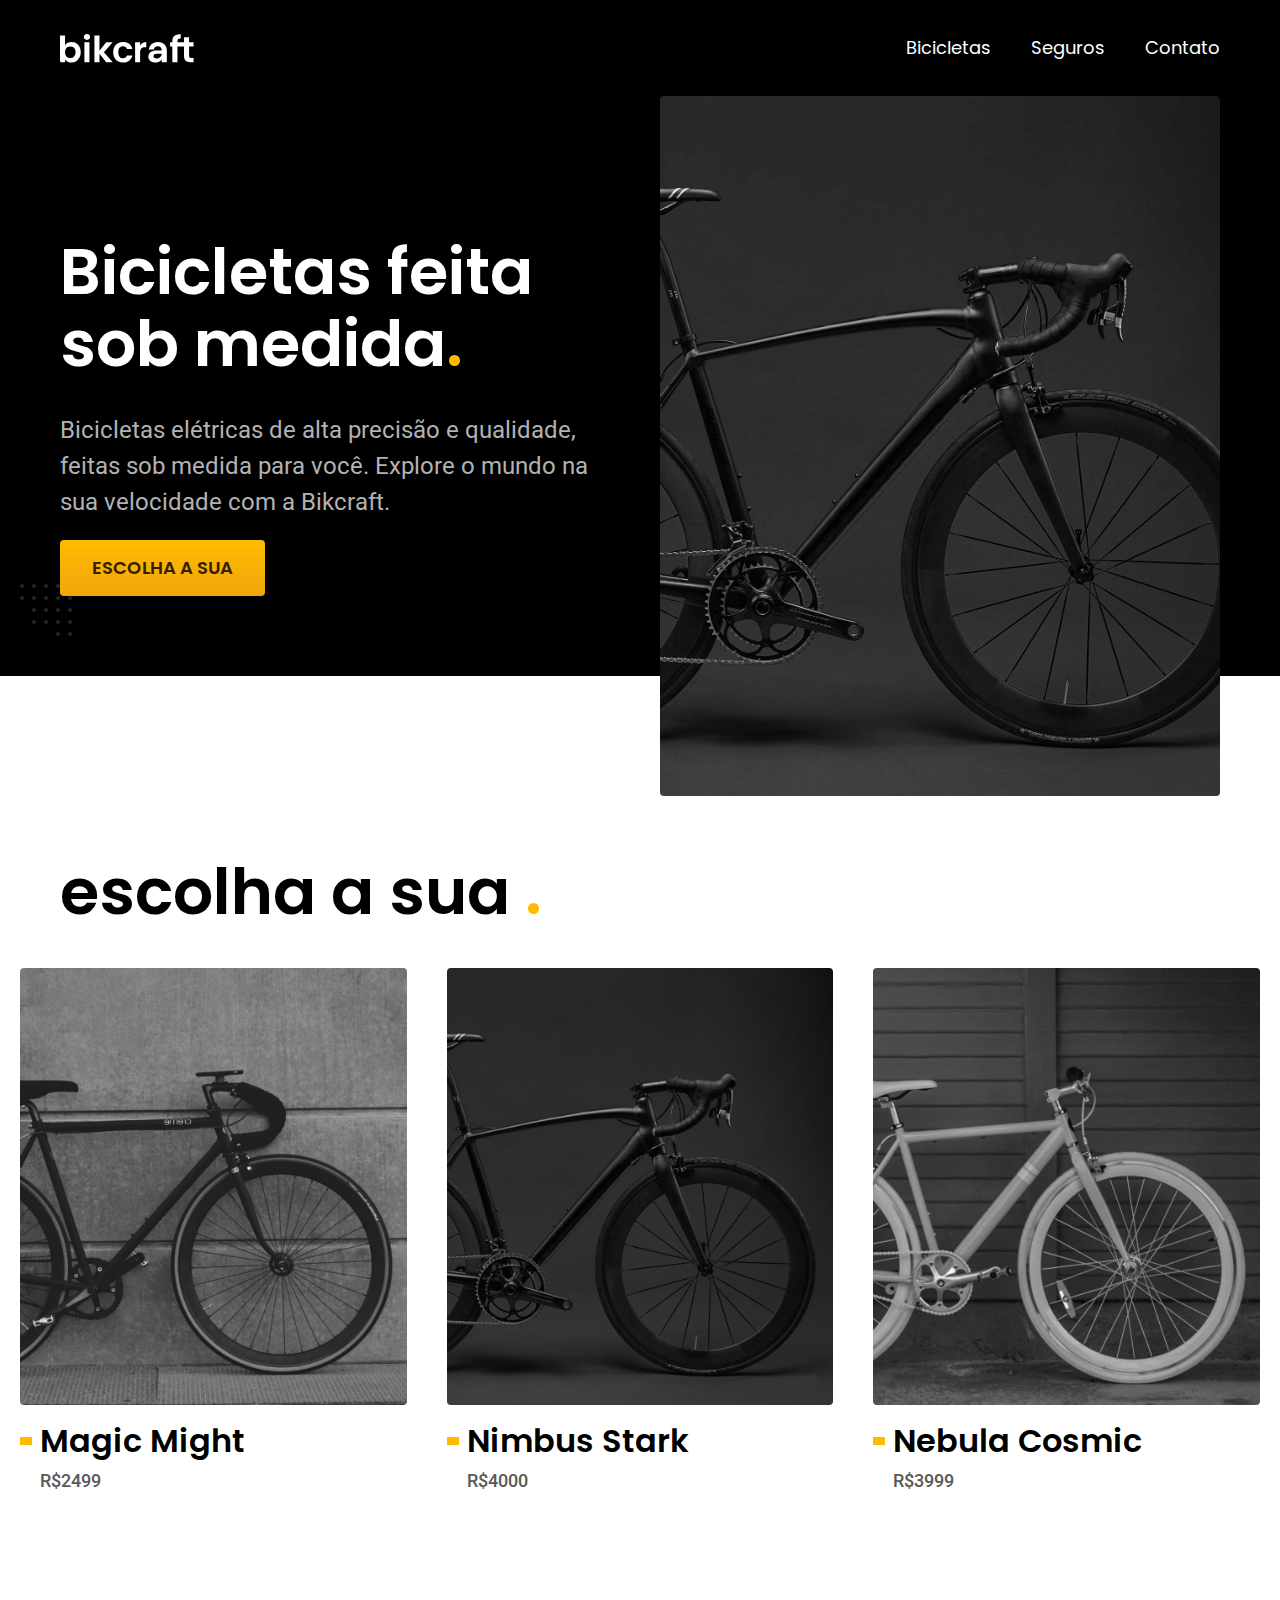
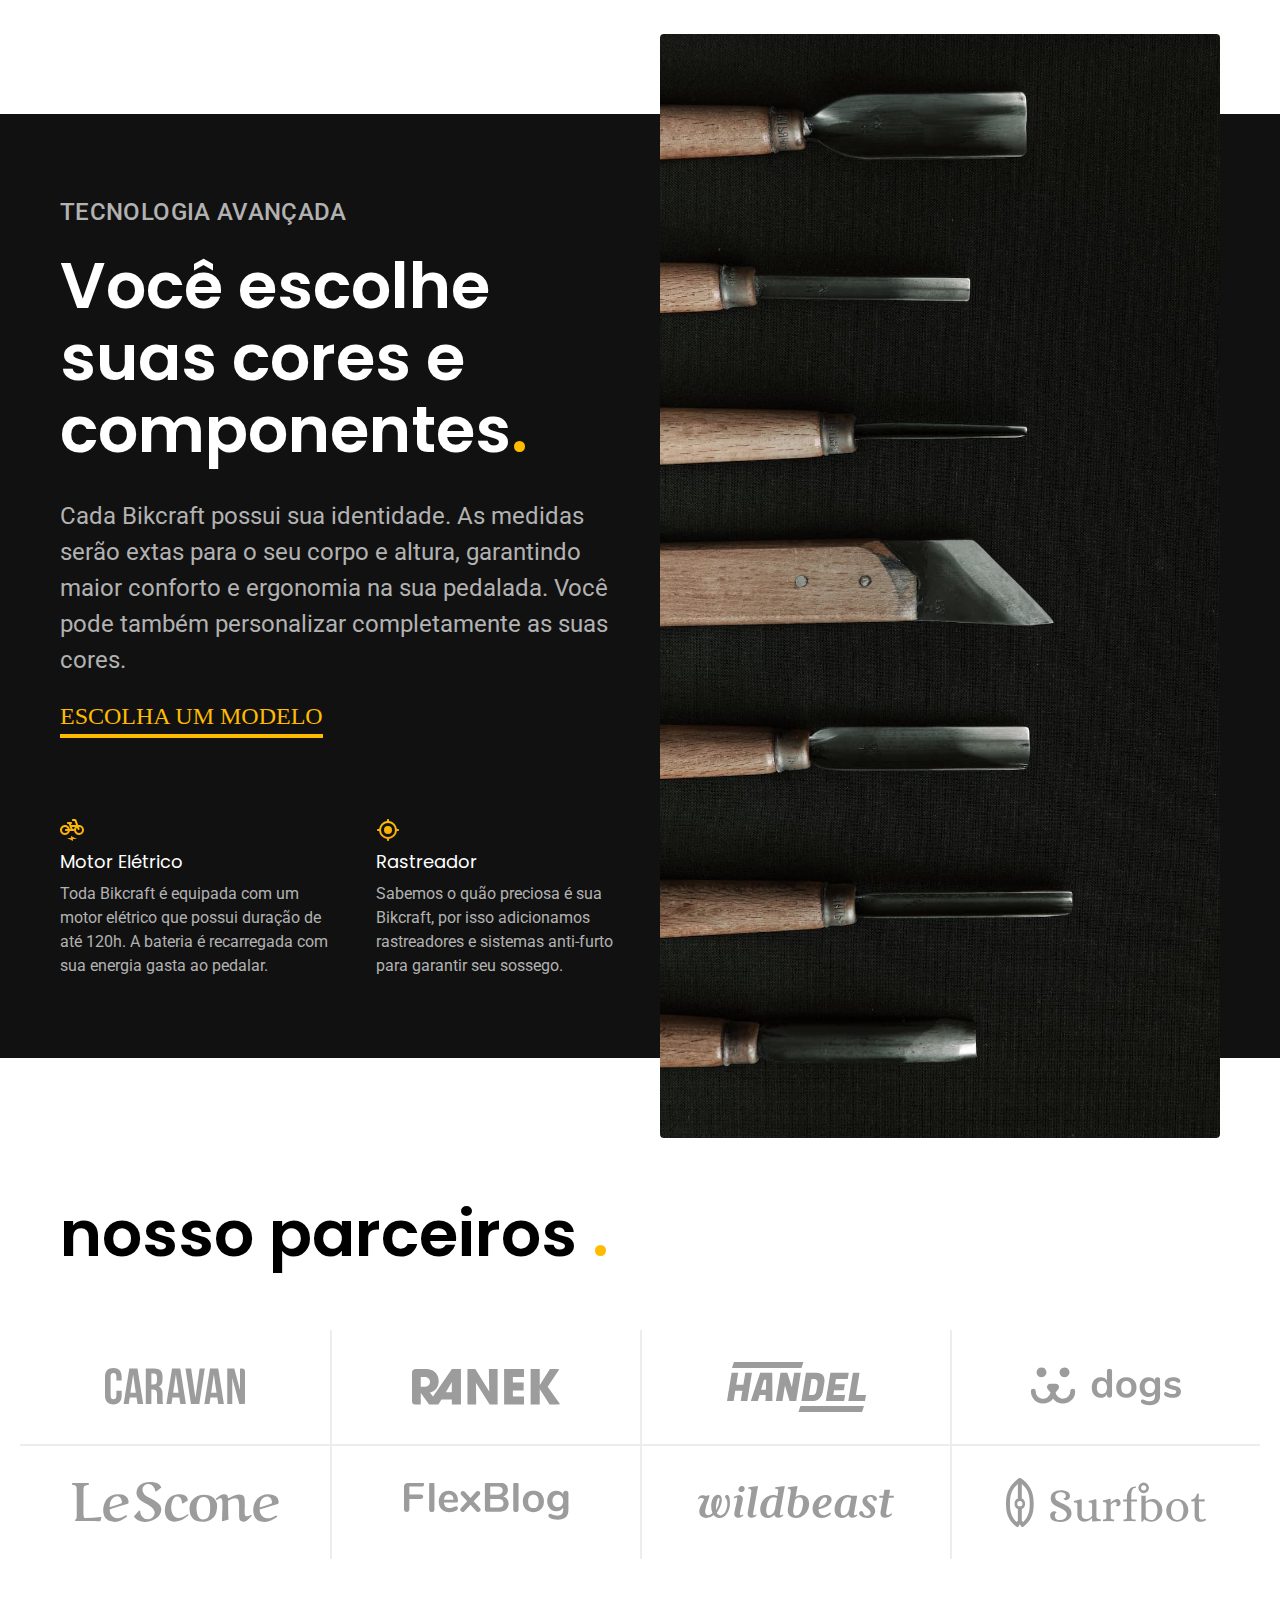
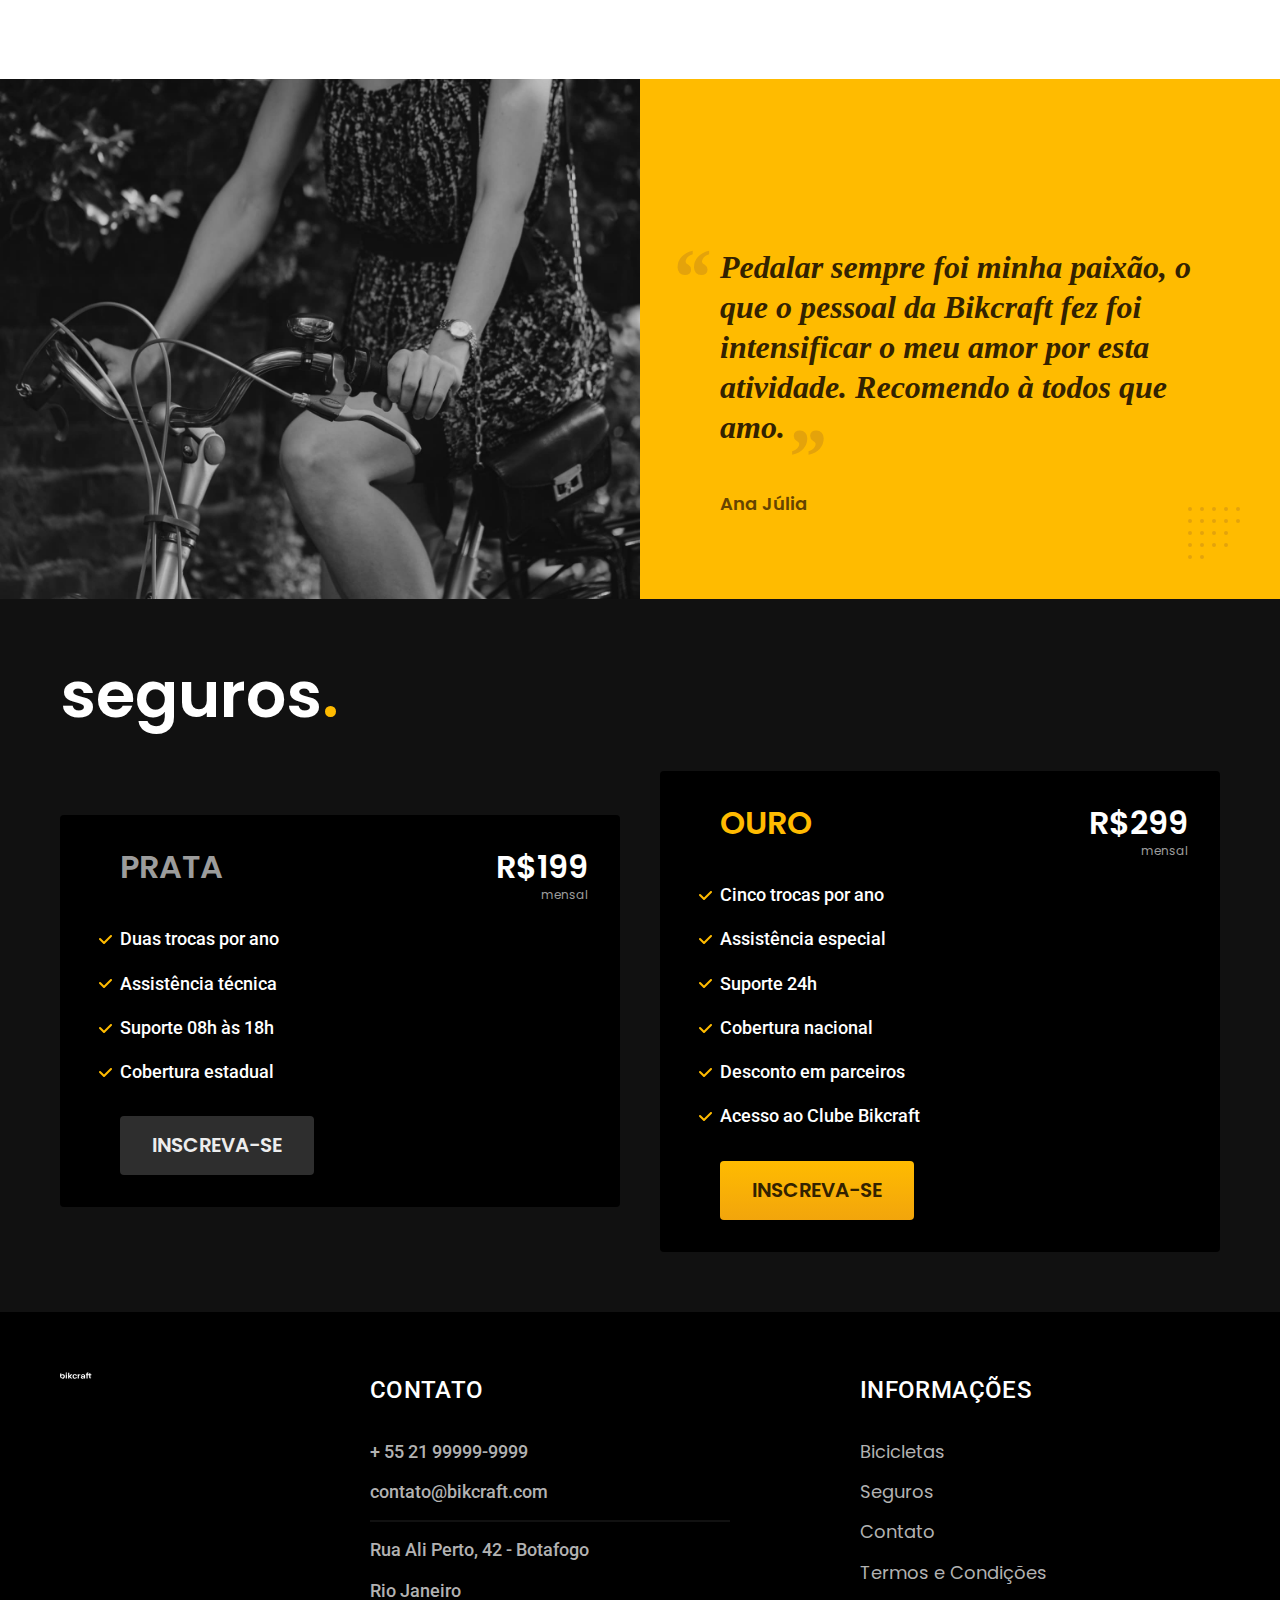
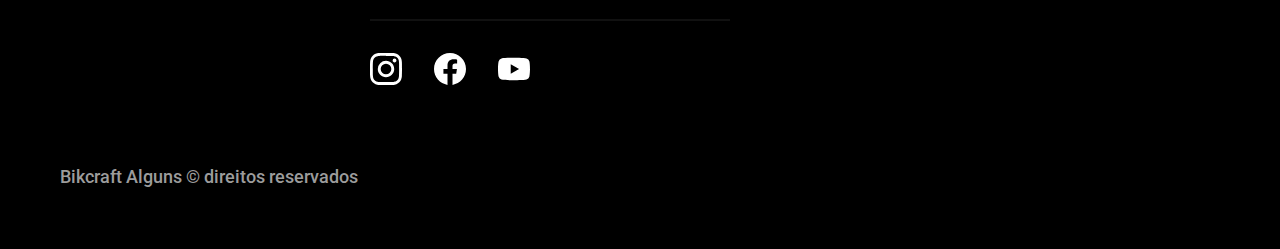
<file: index.html>
<!DOCTYPE html>
<html lang="pt-br">

<head>
  <meta charset="UTF-8">
  <meta name="viewport" content="width=device-width, initial-scale=1.0">
  <title>Bikcraft - Bicicletas Elétricas</title>
  <meta name="description" content="Bicicletas elétricas de alta precisão e qualidade feitas sob medida para o cliente. Explore o mundo na sua velocidade com a Bikcraft.">

  <link rel="icon" href="./favicon.svg" type="image/svg+xml">
  <link rel="preload" href="./css/style.min.css" as="style">
  <link rel="stylesheet" href="./css/style.min.css">

  <script>
    document.documentElement.classList.add('js')
  </script>

  <link rel="preconnect" href="https://fonts.googleapis.com">
  <link rel="preconnect" href="https://fonts.gstatic.com" crossorigin>
  <link href="https://fonts.googleapis.com/css2?family=Merriweather:ital,wght@1,900&family=Poppins:wght@400;600&family=Roboto:wght@400;500&display=swap" rel="stylesheet">
</head>

<body>
  <header class="header-bg">
    <div class="header container">
      <a href="./">
        <img src="./img/bikcraft.svg" width="136" height="32" alt="Bikcraft">
      </a>
      <nav aria-label="primaria">
        <ul class="header-menu font-1-m cor-0">
          <li><a href="./bicicletas.html">Bicicletas</a></li>
          <li><a href="./seguros.html">Seguros</a></li>
          <li><a href="./contato.html">Contato</a></li>
        </ul>
      </nav>
    </div>
  </header>

  <main class="introducao-bg"">
    <div class=" introducao container">
    <div class="introducao-conteudo">
      <h1 class="font-1-xxl cor-0 fadeInUp" data-anime="200"> Bicicletas feita sob medida<span>.</span></h1>
      <p class="font-2-l fadeInUp" data-anime="400">Bicicletas elétricas de alta precisão e qualidade, feitas sob medida para você. Explore o mundo na sua velocidade com a Bikcraft.</p>
      <a class="botao fadeInUp" data-anime="600" href="./bicicletas.html">Escolha a sua</a>
    </div>

    <picture data-anime="800" class="fadeInUp">
      <source media=" (max-width:800px)" srcset="./img/bicicletas/nimbus.jpg">
      <img src="./img/fotos/introducao.jpg" width="1280" height="1600" alt="Bicicleta elétrica preta">
    </picture>
    </div>
  </main>

  <article class="bicicletas-lista">
    <h2 class="font-1-xxl container">escolha a sua <span class="cor-p1">.</span> </h2>
    <ul>
      <li>
        <a href="./bicicletas/magic.html">
          <img src="./img/bicicletas/magic-home.jpg" alt="Bicicleta preta">
          <h3 class="font-1-xl">Magic Might</h3>
          <span class="font-2-m cor-8">R$2499</span>
        </a>
      </li>

      <li>
        <a href="./bicicletas/nimbus.html">
          <img src="./img/bicicletas/nimbus-home.jpg" alt="Bicicleta preta">
          <h3 class="font-1-xl">Nimbus Stark</h3>
          <span class="font-2-m cor-8">R$4000</span>
        </a>
      </li>

      <li>
        <a href="./bicicletas/nebula.html">
          <img src="./img/bicicletas/nebula-home.jpg" alt="Bicicleta preta">
          <h3 class="font-1-xl">Nebula Cosmic</h3>
          <span class="font-2-m cor-8">R$3999</span>
        </a>
      </li>
    </ul>
  </article>

  <article class="tecnologia-bg">
    <div class="tecnologia container">
      <div class="tecnologia-conteudo">
        <span class="font-2-l-b cor-5">Tecnologia Avançada</span>
        <h2 class="font-1-xxl cor-0">Você escolhe suas cores e componentes<span class="cor-p1">.</span></h2>
        <p class="font-2-l cor-5">Cada Bikcraft possui sua identidade. As medidas serão extas para o seu corpo e altura, garantindo maior conforto e ergonomia na sua pedalada. Você pode também personalizar completamente as suas cores.</p>
        <a class=" link" href="./bicicletas.html">Escolha um modelo</a>
        <div class="tecnologia-vantagens">
          <div>
            <img src="./img/icones/eletrica.svg" height="24" width="24" alt="">
            <h3 class="font-1-m cor-0">Motor Elétrico</h3>
            <p class="font-2-s cor-5">Toda Bikcraft é equipada com um motor elétrico que possui duração de até 120h. A bateria é recarregada com sua energia gasta ao pedalar.</p>
          </div>
          <div>
            <img src="./img/icones/rastreador.svg" height="24" width="24" alt="">
            <h3 class="font-1-m cor-0">Rastreador</h3>
            <p class="font-2-s cor-5">Sabemos o quão preciosa é sua Bikcraft, por isso adicionamos rastreadores e sistemas anti-furto para garantir seu sossego.</p>
          </div>
        </div>
      </div>
      <div class="tecnologia-imagem">
        <img src="./img/fotos/tecnologia.jpg" height="1200" width="1920" alt="">
      </div>
    </div>
  </article>

  <section class="parceiros" aria-label="nossos parceiros">
    <h2 class="font-1-xxl container"> nosso parceiros <span class="cor-p1">.</span> </h2>

    <ul>
      <li><img src="./img/parceiros/caravan.svg" alt="caravan"></li>
      <li><img src="./img/parceiros/ranek.svg" alt="ranek"></li>
      <li><img src="./img/parceiros/handel.svg" alt="handel"></li>
      <li><img src="./img/parceiros/dogs.svg" alt="dogs"></li>
      <li><img src="./img/parceiros/lescone.svg" alt="lescone"></li>
      <li><img src="./img/parceiros/flexblog.svg" alt="flexblog"></li>
      <li><img src="./img/parceiros/wildbeast.svg" alt="wildbeast"></li>
      <li><img src="./img/parceiros/surfbot.svg" alt="surfbot"></li>
    </ul>
  </section>

  <section class="depoimento" aria-label="depoimento">
    <div>
      <img src="./img/fotos/depoimento.jpg" height="1560" width="1360" alt="pessoa pedalando uma bicicleta bikcraft">
    </div>
    <div class="depoimento-conteudo">
      <blockquote class="font-1-xl cor-p5">
        <p>Pedalar sempre foi minha paixão, o que o pessoal da Bikcraft fez foi intensificar o meu amor por esta atividade. Recomendo à todos que amo.</p>
        <span class="font-1-m-b cor-p4">Ana Júlia</span>
      </blockquote>
    </div>
  </section>

  <article class="seguros-bg">
    <div class="seguros container">
      <h2 class="font-1-xxl cor-0">seguros<span class="cor-p1">.</span></h2>
      <div class="seguros-item">
        <h3 class="font-1-xl cor-6">PRATA</h3>
        <span class="font-1-xl cor-0">R$199 <span class="font-1-xs cor-6">mensal</span></span>
        <ul class="font-2-m cor-0">
          <li>Duas trocas por ano</li>
          <li>Assistência técnica</li>
          <li>Suporte 08h às 18h</li>
          <li>Cobertura estadual</li>
        </ul>
        <a class="botao secundario" href="/orcamento.html">Inscreva-se</a>
      </div>

      <div class="seguros-item">
        <h3 class="font-1-xl cor-p1">OURO</h3>
        <span class="font-1-xl cor-0">R$299 <span class="font-1-xs cor-6">mensal</span></span>
        <ul class="font-2-m cor-0">
          <li>Cinco trocas por ano</li>
          <li>Assistência especial</li>
          <li>Suporte 24h</li>
          <li>Cobertura nacional</li>
          <li>Desconto em parceiros</li>
          <li>Acesso ao Clube Bikcraft</li>
        </ul>
        <a class="botao" href="/orcamento.html">Inscreva-se</a>
      </div>
    </div>
  </article>

  <footer class="footer-bg">
    <div class="footer container">
      <img src="./img/bikcraft.svg" height="136" width="32" alt="">
      <div class="footer-contato">
        <h3 class="font-2-l-b cor-0">Contato</h3>
        <ul class="font-2-m cor-5">
          <li><a href="tel:+5521999999999">+ 55 21 99999-9999</a></li>
          <li><a href="mailto:contato@bikcraft.com">contato@bikcraft.com</a></li>
          <li>Rua Ali Perto, 42 - Botafogo</li>
          <li>Rio Janeiro</li>
        </ul>
        <div class="footer-redes">
          <a href="./">
            <img src="./img/redes/instagram.svg" height="32" width="32" alt="instagram">
          </a>
          <a href="./">
            <img src="./img/redes/facebook.svg" height="32" width="32" alt="facebook">
          </a>
          <a href="./">
            <img src="./img/redes/youtube.svg" height="32" width="32" alt="youtube">
          </a>
        </div>
      </div>
      <div class="footer-informacoes">
        <h3 class="font-2-l-b cor-0">Informações</h3>
        <nav>
          <ul class="font-1-m cor-5">
            <li><a href="./bicicletas.html">Bicicletas</a></li>
            <li><a href="./seguros.html">Seguros</a></li>
            <li><a href="./contato.html">Contato</a></li>
            <li><a href="./termos.html">Termos e Condições</a></li>
          </ul>
        </nav>
      </div>
      <p class=" footer-copy font-2-m cor-6">Bikcraft Alguns © direitos reservados</p>
    </div>
  </footer>
  <script src="./js/plugins/simple-anime.js"></script>
  <script src="./js/script.js"></script>

</body>

</html>
</file>
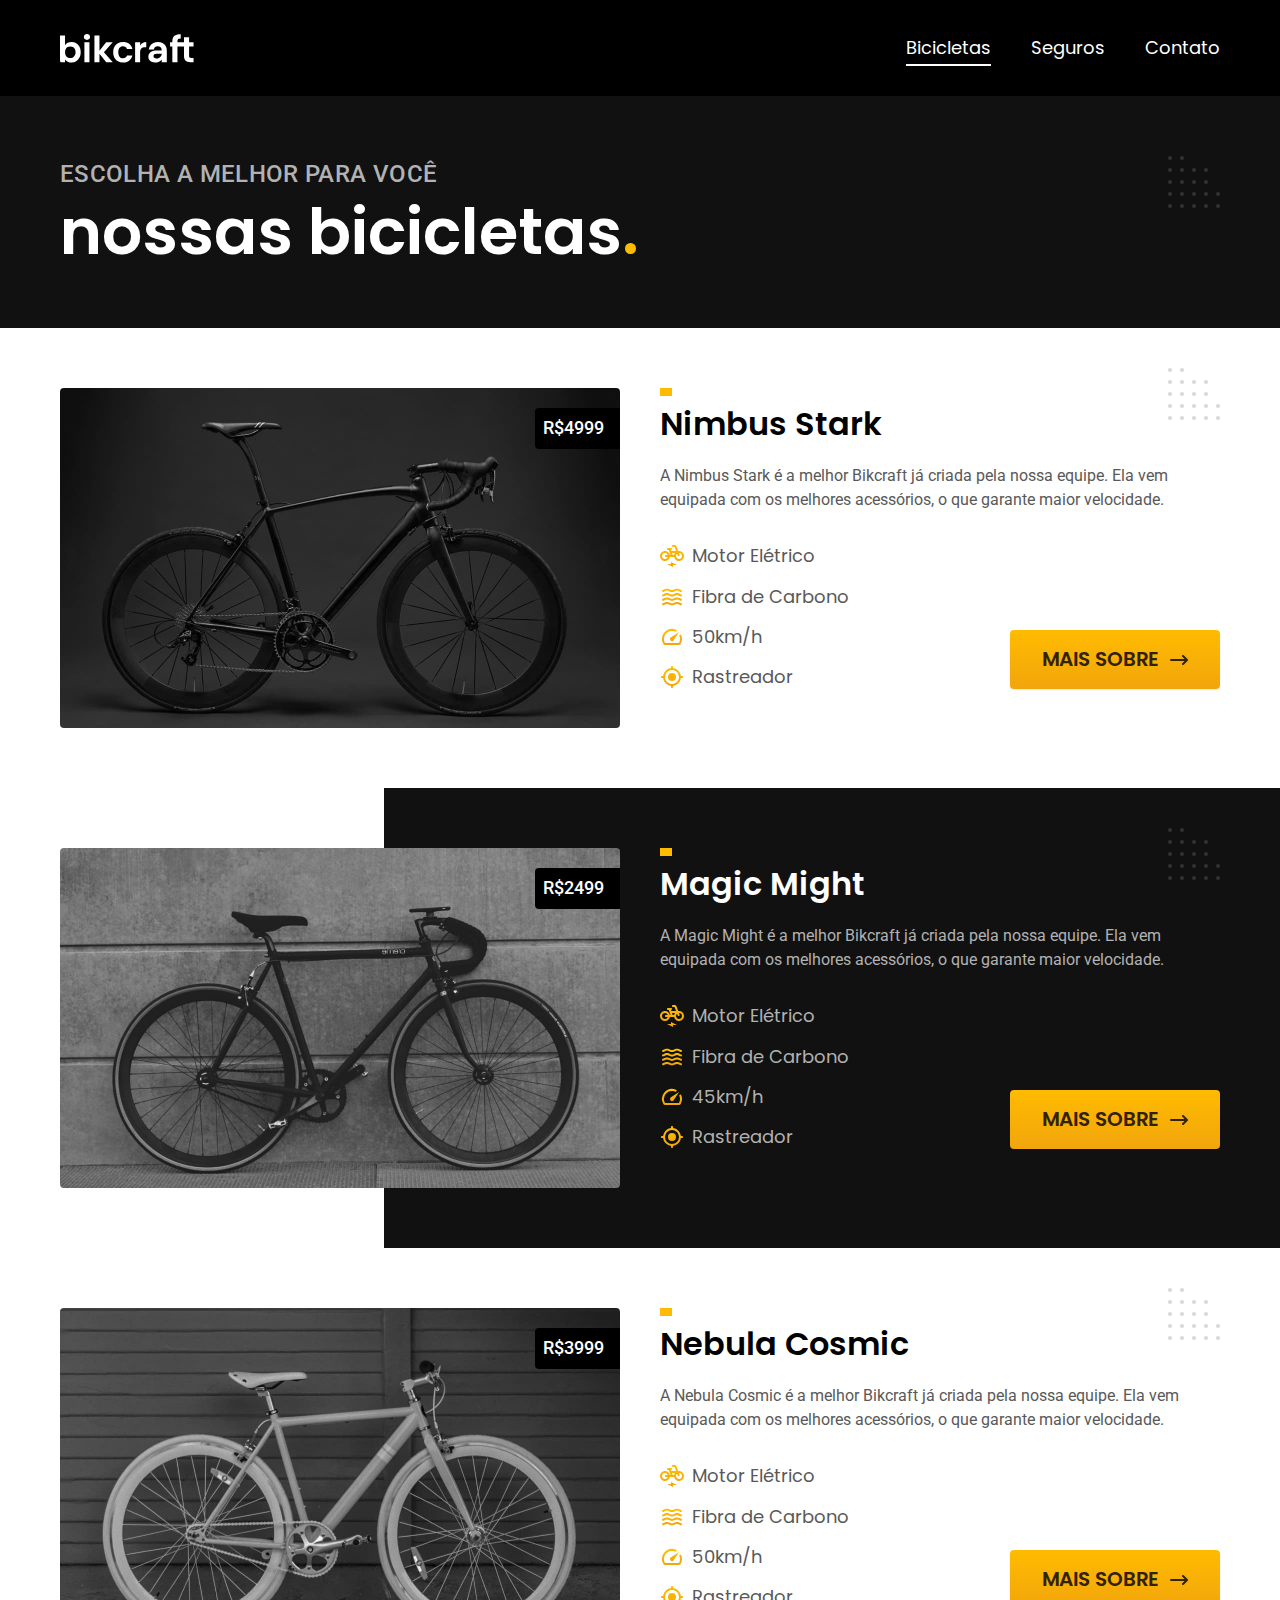
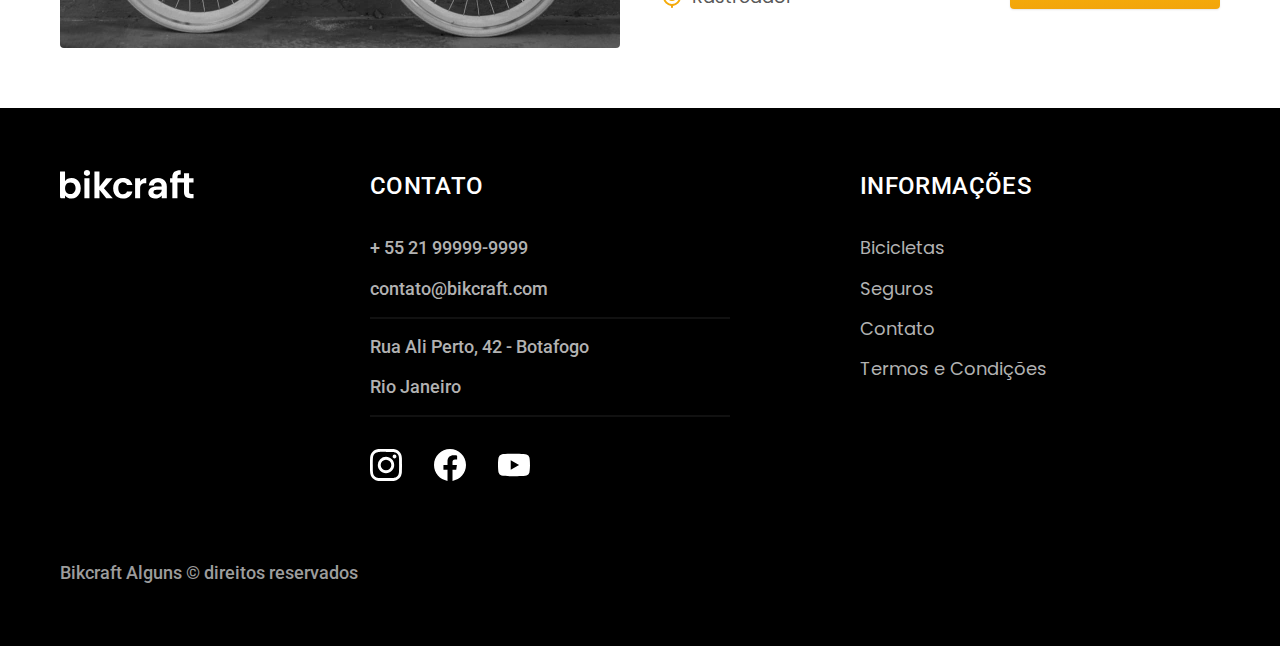
<file: bicicletas.html>
<!DOCTYPE html>
<html lang="pt-br">

<head>
  <meta charset="UTF-8">
  <meta name="viewport" content="width=device-width, initial-scale=1.0">
  <title>Bikcraft - Bicicletas Elétricas</title>
  <meta name="description" content="Bicicletas elétricas de alta precisão e qualidade feitas sob medida para o cliente. Explore o mundo na sua velocidade com a Bikcraft.">
  <link rel="icon" href="./favicon.svg" type="image/svg+xml">
  <link rel="preload" href="./css/style.min.css" as="style">
  <link rel="stylesheet" href="./css/style.min.css">

  <link rel="preconnect" href="https://fonts.googleapis.com">
  <link rel="preconnect" href="https://fonts.gstatic.com" crossorigin>
  <link href="https://fonts.googleapis.com/css2?family=Merriweather:ital,wght@1,900&family=Poppins:wght@400;600&family=Roboto:wght@400;500&display=swap" rel="stylesheet">
  <script>
    document.documentElement.classList.add('js')
  </script>

  <link rel="preconnect" href="https://fonts.googleapis.com">
  <link rel="preconnect" href="https://fonts.gstatic.com" crossorigin>
  <link href="https://fonts.googleapis.com/css2?family=Merriweather:ital,wght@1,900&family=Poppins:wght@400;600&family=Roboto:wght@400;500&display=swap" rel="stylesheet">

<body id="bicicletas">
  <header class="header-bg">
    <div class="header container">
      <a href="./">
        <img src="./img/bikcraft.svg" alt="Bikcraft">
      </a>
      <nav aria-label="primaria">
        <ul class="header-menu font-1-m cor-0">
          <li><a href="./bicicletas.html">Bicicletas</a></li>
          <li><a href="./seguros.html">Seguros</a></li>
          <li><a href="./contato.html">Contato</a></li>
        </ul>
      </nav>
    </div>
  </header>

  <main>
    <div class="titulo-bg">
      <div class="titulo container">
        <p class="font-2-l-b cor-5">Escolha a melhor para você</p>
        <h2 class="font-1-xxl cor-0">nossas bicicletas<span class="cor-p1">.</span></h2>
      </div>
    </div>

    <div class="bicicletas container">
      <div class="bicicletas-imagem">
        <img src="./img/bicicletas/nimbus.jpg" alt="Bicicleta Preta">
        <span class="font-2-m cor-0">R$4999</span>
      </div>
      <div class="bicicletas-conteudo">
        <h2 class="font-1-xl">Nimbus Stark</h2>
        <p class="font-2-s cor-8">A Nimbus Stark é a melhor Bikcraft já criada pela nossa equipe. Ela vem equipada com os melhores acessórios, o que garante maior velocidade.</p>
        <ul class="font-1-m cor-8">
          <li>
            <img src="./img/icones/eletrica.svg" alt="">
            Motor Elétrico
          </li>
          <li>
            <img src="./img/icones/carbono.svg" alt="">
            Fibra de Carbono
          </li>
          <li>
            <img src="./img/icones/velocidade.svg" alt="">
            50km/h
          </li>
          <li>
            <img src="./img/icones/rastreador.svg" alt="">
            Rastreador
          </li>
        </ul>
        <a class="botao seta" href="./bicicletas/nimbus.html">Mais sobre</a>
      </div>
    </div>
    <div class="bicicletas-bg">
      <div class="bicicletas container">
        <div class="bicicletas-imagem">
          <img src="./img/bicicletas/magic.jpg" alt="Bicicleta Preta">
          <span class="font-2-m cor-0">R$2499</span>
        </div>
        <div class="bicicletas-conteudo">
          <h2 class="font-1-xl cor-0">Magic Might</h2>
          <p class="font-2-s cor-5">A Magic Might é a melhor Bikcraft já criada pela nossa equipe. Ela vem equipada com os melhores acessórios, o que garante maior velocidade.</p>
          <ul class="font-1-m cor-5">
            <li>
              <img src="./img/icones/eletrica.svg" alt="">
              Motor Elétrico
            </li>
            <li>
              <img src="./img/icones/carbono.svg" alt="">
              Fibra de Carbono
            </li>
            <li>
              <img src="./img/icones/velocidade.svg" alt="">
              45km/h
            </li>
            <li>
              <img src="./img/icones/rastreador.svg" alt="">
              Rastreador
            </li>
          </ul>
          <a class="botao seta" href="./bicicletas/magic.html">Mais sobre</a>
        </div>
      </div>
    </div>

    <div class="bicicletas container">
      <div class="bicicletas-imagem">
        <img src="./img/bicicletas/nebula.jpg" alt="">
        <span class="font-2-m cor-0">R$3999</span>
      </div>
      <div class="bicicletas-conteudo">
        <h2 class="font-1-xl">Nebula Cosmic</h2>
        <p class="font-2-s cor-8">A Nebula Cosmic é a melhor Bikcraft já criada pela nossa equipe. Ela vem equipada com os melhores acessórios, o que garante maior velocidade.</p>
        <ul class="font-1-m cor-8">
          <li>
            <img src="./img/icones/eletrica.svg" alt="">
            Motor Elétrico
          </li>
          <li>
            <img src="./img/icones/carbono.svg" alt="">
            Fibra de Carbono
          </li>
          <li>
            <img src="./img/icones/velocidade.svg" alt="">
            50km/h
          </li>
          <li>
            <img src="./img/icones/rastreador.svg" alt="">
            Rastreador
          </li>
        </ul>
        <a class="botao seta" href="./bicicletas/nebula.html">Mais sobre</a>
      </div>
    </div>



  </main>


  <footer class="footer-bg">
    <div class="footer container">
      <img src="./img/bikcraft.svg" alt="">
      <div class="footer-contato">
        <h3 class="font-2-l-b cor-0">Contato</h3>
        <ul class="font-2-m cor-5">
          <li><a href="tel:+5521999999999">+ 55 21 99999-9999</a></li>
          <li><a href="mailto:contato@bikcraft.com">contato@bikcraft.com</a></li>
          <li>Rua Ali Perto, 42 - Botafogo</li>
          <li>Rio Janeiro</li>
        </ul>
        <div class="footer-redes">
          <a href="./">
            <img src="./img/redes/instagram.svg" alt="instagram">
          </a>
          <a href="./">
            <img src="./img/redes/facebook.svg" alt="facebook">
          </a>
          <a href="./">
            <img src="./img/redes/youtube.svg" alt="youtube">
          </a>
        </div>
      </div>
      <div class="footer-informacoes">
        <h3 class="font-2-l-b cor-0">Informações</h3>
        <nav>
          <ul class="font-1-m cor-5">
            <li><a href="./bicicletas.html">Bicicletas</a></li>
            <li><a href="./seguros.html">Seguros</a></li>
            <li><a href="./contato.html">Contato</a></li>
            <li><a href="./termos.html">Termos e Condições</a></li>
          </ul>
        </nav>
      </div>
      <p class=" footer-copy font-2-m cor-6">Bikcraft Alguns © direitos reservados</p>
    </div>
  </footer>

  <script src="./js/script.js"></script>
</body>

</html>
</file>
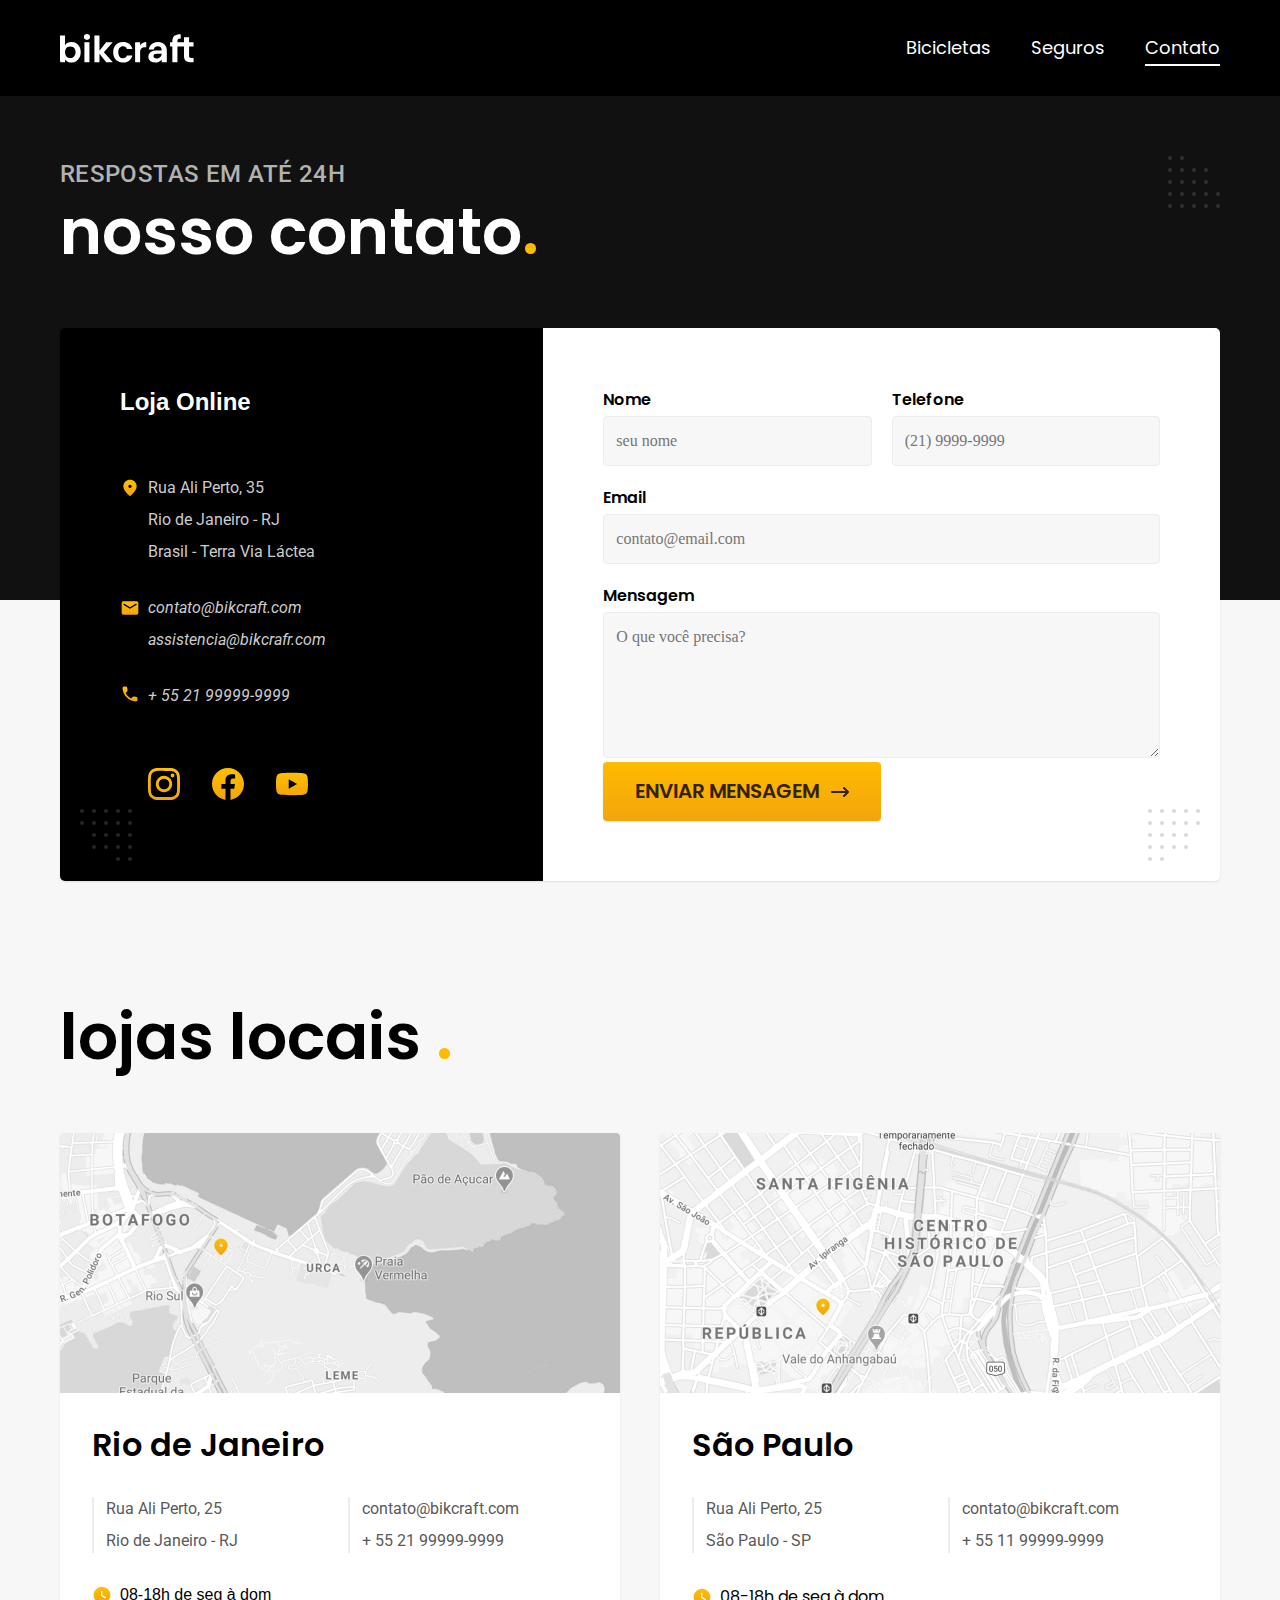
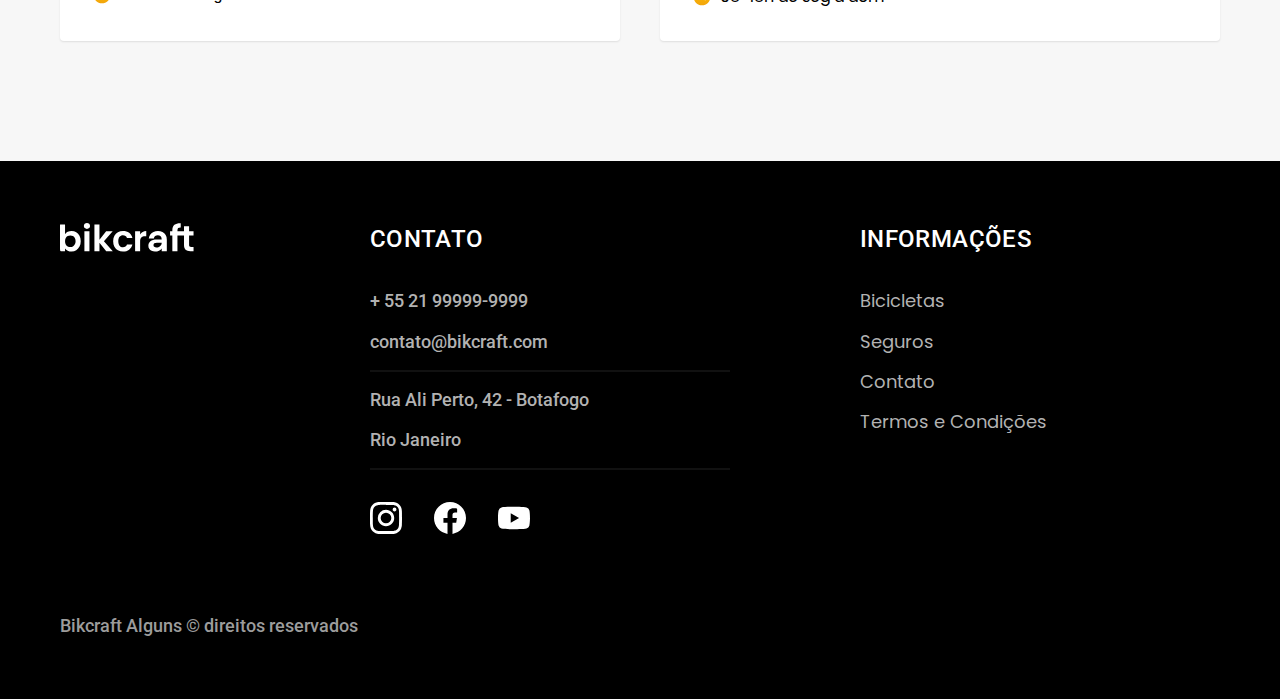
<file: contato.html>
<!DOCTYPE html>
<html lang="pt-br">

<head>
  <meta charset="UTF-8">
  <meta name="viewport" content="width=device-width, initial-scale=1.0">
  <title> Contato | Bikcraft - Bicicletas Elétricas</title>
  <meta name="description" content="Termos e condições.">
  <link rel="icon" href="./favicon.svg" type="image/svg+xml">
  <link rel="preload" href="./css/style.min.css" as="style">
  <link rel="stylesheet" href="./css/style.min.css">

  <link rel="preconnect" href="https://fonts.googleapis.com">
  <link rel="preconnect" href="https://fonts.gstatic.com" crossorigin>
  <link href="https://fonts.googleapis.com/css2?family=Merriweather:ital,wght@1,900&family=Poppins:wght@400;600&family=Roboto:wght@400;500&display=swap" rel="stylesheet">
  <script>
    document.documentElement.classList.add('js')
  </script>

  <link rel="preconnect" href="https://fonts.googleapis.com">
  <link rel="preconnect" href="https://fonts.gstatic.com" crossorigin>
  <link href="https://fonts.googleapis.com/css2?family=Merriweather:ital,wght@1,900&family=Poppins:wght@400;600&family=Roboto:wght@400;500&display=swap" rel="stylesheet">

<body id="contato">
  <header class="header-bg">
    <div class="header container">
      <a href="./">
        <img src="./img/bikcraft.svg" alt="Bikcraft">
      </a>
      <nav aria-label="primaria">
        <ul class="header-menu font-1-m cor-0">
          <li><a href="./bicicletas.html">Bicicletas</a></li>
          <li><a href="./seguros.html">Seguros</a></li>
          <li><a href="./contato.html">Contato</a></li>
        </ul>
      </nav>
    </div>
  </header>


  <main>
    <div class="titulo-bg">
      <div class="titulo container">
        <p class="font-2-l-b cor-5">Respostas em até 24h</p>
        <h1 class="font-1-xxl cor-0">nosso contato<span class="cor-p1">.</span></h1>
      </div>
    </div>

    <div class="contato container">
      <section class="contato-dados" aria-label="endereço">
        <h2 class="font-1-m, cor-0">Loja Online</h2>
        <div class="contato-endereco font-2-s cor-4">
          <p>Rua Ali Perto, 35</p>
          <p>Rio de Janeiro - RJ</p>
          <p>Brasil - Terra Via Láctea</p>
        </div>
        <address class="contato-meio font-2-s cor-4">
          <a href="mailto:contato@bikcraft.com">contato@bikcraft.com</a>
          <a href="mailto:assistencia@bikcraft.com">assistencia@bikcrafr.com</a>
          <a href="tel:+5521999999999">+ 55 21 99999-9999</a>
        </address>
        <div class="contato-redes">
          <a href="./">
            <img src="./img/redes/instagram-p.svg" alt="instagram">
          </a>
          <a href="./">
            <img src="./img/redes/facebook-p.svg" alt="facebook">
          </a>
          <a href="./">
            <img src="./img/redes/youtube-p.svg" alt="youtube">
          </a>
        </div>
      </section>
      <section class="contato-formulario" aria-label="formulario">
        <form class="form" action="./contato.html">
          <div>
            <label for="nome">Nome</label>
            <input type="text" id="nome" name="nome" placeholder="seu nome">
          </div>
          <div>
            <label for="telefone">Telefone</label>
            <input type="text" id="telefone" name="telefone" placeholder="(21) 9999-9999">
          </div>
          <div class="col-2">
            <label for="email">Email</label>
            <input type="text" id="email" name="email" placeholder="contato@email.com">
          </div>
          <div class="col-2">
            <label for="email">Mensagem</label>
            <textarea name="mensagem" id="mensagem" rows="5" placeholder="O que você precisa?"></textarea>
          </div>
        </form>
        <button class="botao seta col-2">Enviar Mensagem</button>
      </section>
    </div>
  </main>

  <article class="lojas container">
    <h2 class="font-1-xxl">lojas locais <span class="cor-p1">.</span></h2>
    <div class="lojas-item">
      <img src="./img/lojas/rj.jpg" alt="mapa marcando o endereço em Rua Ali Perto, 25 - Rio de Janeiro - RJ">
      <div class="lojas-conteudo">
        <h3 class="font-1-xl">Rio de Janeiro</h3>
        <div class="lojas-dados font-2-s cor-8">
          <p>Rua Ali Perto, 25</p>
          <p>Rio de Janeiro - RJ</p>
        </div>
        <div class="lojas-dados font-2-s cor-8">
          <a href="mailto:contato@bikcraft.com">contato@bikcraft.com</a>
          <a href="tel:+5521999999999">+ 55 21 99999-9999</a>
        </div>
        <p class="lojas-tempo"><img src="./img/icones/horario.svg" alt=""> 08-18h de seg à dom</p>
      </div>
    </div>
    <div class="lojas-item">
      <img src="./img/lojas/sp.jpg" alt="mapa marcando o endereço em Rua Ali Perto, 25 - São Paulo - SP">
      <div class="lojas-conteudo">
        <h3 class="font-1-xl">São Paulo</h3>
        <div class="lojas-dados font-2-s cor-8">
          <p>Rua Ali Perto, 25</p>
          <p>São Paulo - SP </p>
        </div>
        <div class="lojas-dados font-2-s cor-8">
          <a href="mailto:contato@bikcraft.com">contato@bikcraft.com</a>
          <a href="tel:+5521999999999">+ 55 11 99999-9999</a>
        </div>
        <p class="lojas-tempo font-1-s"><img src="./img/icones/horario.svg" alt=""> 08-18h de seg à dom</p>
      </div>
    </div>
  </article>

  <footer class="footer-bg">
    <div class="footer container">
      <img src="./img/bikcraft.svg" alt="">
      <div class="footer-contato">
        <h3 class="font-2-l-b cor-0">Contato</h3>
        <ul class="font-2-m cor-5">
          <li><a href="tel:+5521999999999">+ 55 21 99999-9999</a></li>
          <li><a href="mailto:contato@bikcraft.com">contato@bikcraft.com</a></li>
          <li>Rua Ali Perto, 42 - Botafogo</li>
          <li>Rio Janeiro</li>
        </ul>
        <div class="footer-redes">
          <a href="./">
            <img src="./img/redes/instagram.svg" alt="instagram">
          </a>
          <a href="./">
            <img src="./img/redes/facebook.svg" alt="facebook">
          </a>
          <a href="./">
            <img src="./img/redes/youtube.svg" alt="youtube">
          </a>
        </div>
      </div>
      <div class="footer-informacoes">
        <h3 class="font-2-l-b cor-0">Informações</h3>
        <nav>
          <ul class="font-1-m cor-5">
            <li><a href="./bicicletas.html">Bicicletas</a></li>
            <li><a href="./seguros.html">Seguros</a></li>
            <li><a href="./contato.html">Contato</a></li>
            <li><a href="./termos.html">Termos e Condições</a></li>
          </ul>
        </nav>
      </div>
      <p class=" footer-copy font-2-m cor-6">Bikcraft Alguns © direitos reservados</p>
    </div>
  </footer>

  <script src="./js/script.js"></script>
</body>

</html>
</file>
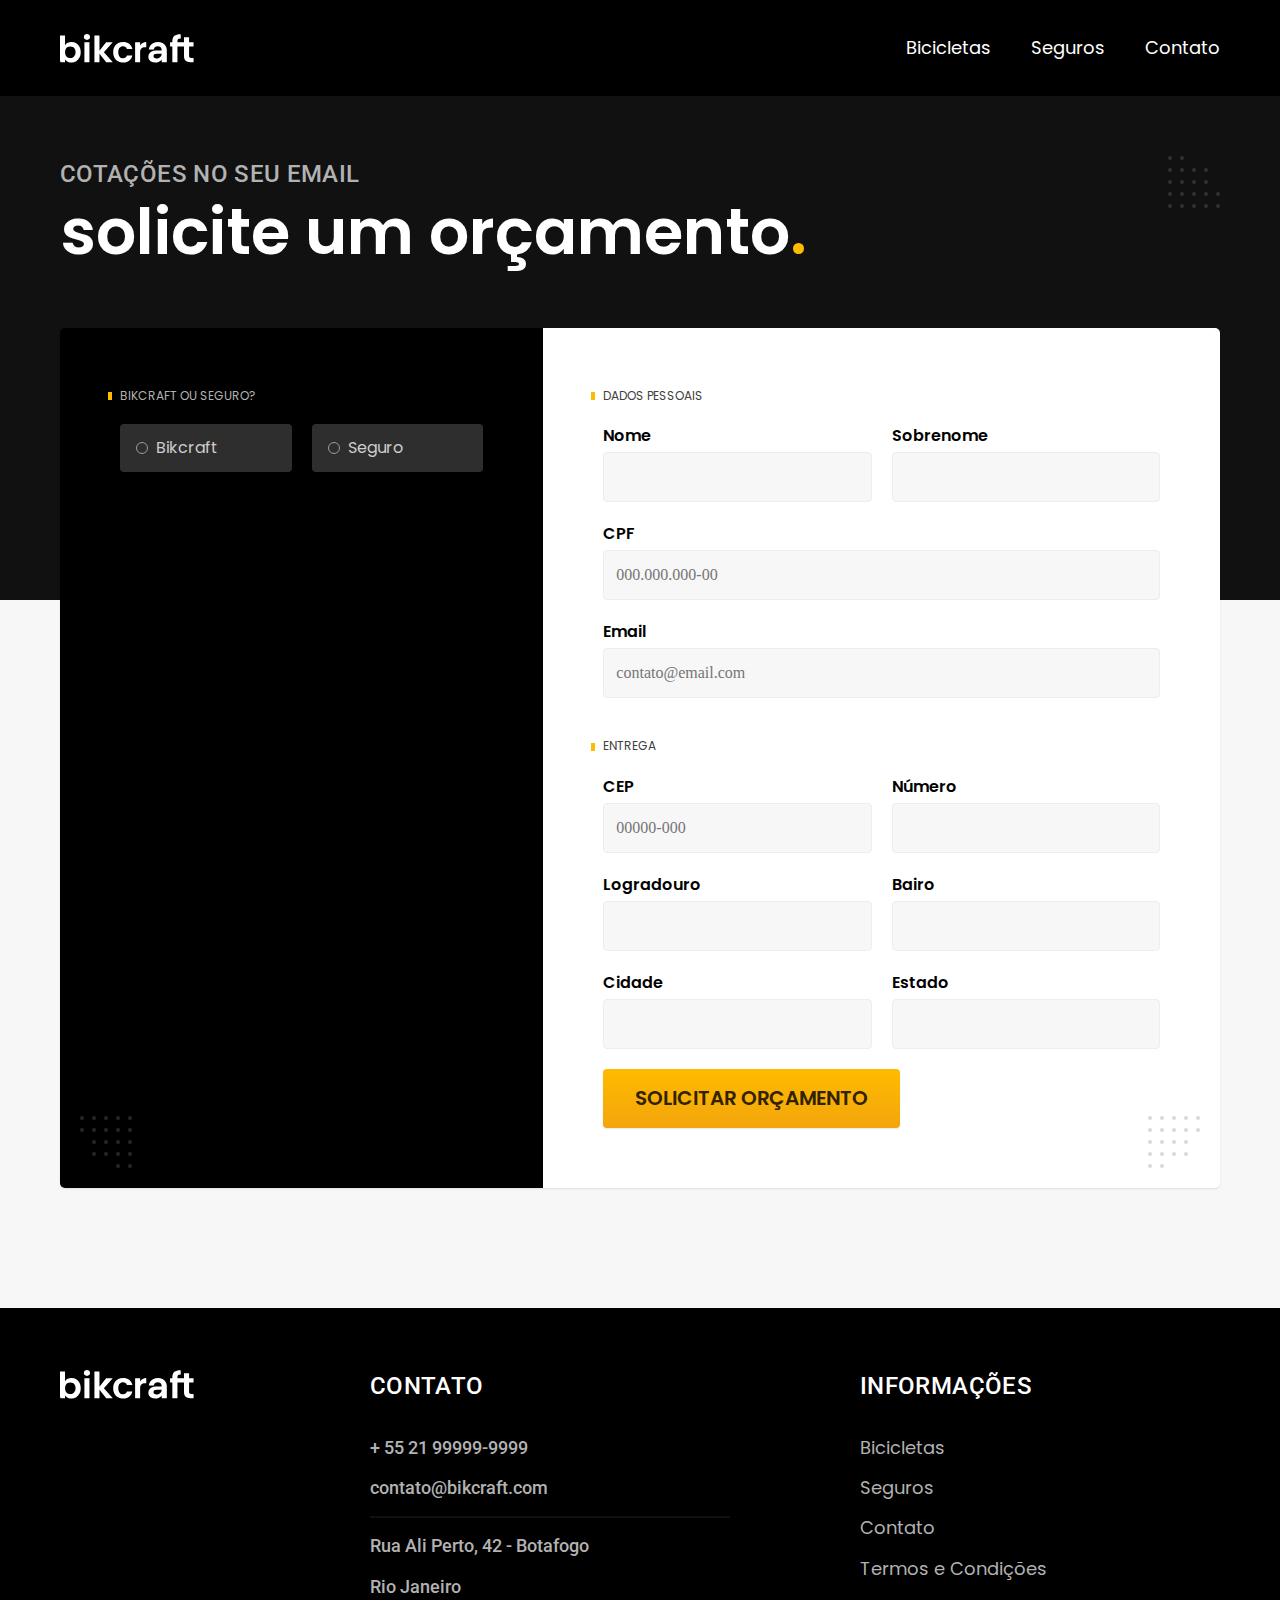
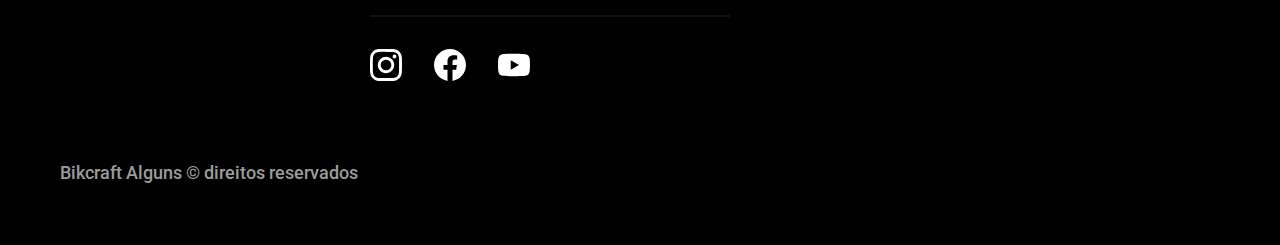
<file: orcamento.html>
<!DOCTYPE html>
<html lang="pt-br">

<head>
  <meta charset="UTF-8">
  <meta name="viewport" content="width=device-width, initial-scale=1.0">
  <title> Orçamento | Bikcraft - Bicicletas Elétricas</title>
  <meta name="description" content="Termos e condições.">
  <link rel="icon" href="./favicon.svg" type="image/svg+xml">
  <link rel="preload" href="./css/style.min.css" as="style">
  <link rel="stylesheet" href="./css/style.min.css">

  <link rel="preconnect" href="https://fonts.googleapis.com">
  <link rel="preconnect" href="https://fonts.gstatic.com" crossorigin>
  <link href="https://fonts.googleapis.com/css2?family=Merriweather:ital,wght@1,900&family=Poppins:wght@400;600&family=Roboto:wght@400;500&display=swap" rel="stylesheet">
  <script>
    document.documentElement.classList.add('js')
  </script>

  <link rel="preconnect" href="https://fonts.googleapis.com">
  <link rel="preconnect" href="https://fonts.gstatic.com" crossorigin>
  <link href="https://fonts.googleapis.com/css2?family=Merriweather:ital,wght@1,900&family=Poppins:wght@400;600&family=Roboto:wght@400;500&display=swap" rel="stylesheet">

<body id="orcamento">
  <header class="header-bg">
    <div class="header container">
      <a href="./">
        <img src="./img/bikcraft.svg" alt="Bikcraft">
      </a>
      <nav aria-label="primaria">
        <ul class="header-menu font-1-m cor-0">
          <li><a href="./bicicletas.html">Bicicletas</a></li>
          <li><a href="./seguros.html">Seguros</a></li>
          <li><a href="./contato.html">Contato</a></li>
        </ul>
      </nav>
    </div>
  </header>


  <main>
    <div class="titulo-bg">
      <div class="titulo container">
        <p class="font-2-l-b cor-5">Cotações no seu email</p>
        <h1 class="font-1-xxl cor-0">solicite um orçamento<span class="cor-p1">.</span></h1>
      </div>
    </div>

    <form class="orcamento container" action="./">
      <div class="orcamento-produto">
        <h2 class="font-1-xs cor-5">Bikcraft ou Seguro?</h2>

        <input type="radio" name="tipo" value="bikcraft" id="bikcraft">
        <label for="bikcraft">Bikcraft</label>

        <input type="radio" name="tipo" value="seguro" id="seguro">
        <label for="seguro">Seguro</label>

        <div class="orcamento-conteudo" id="orcamento-bikcraft">
          <h2 class="font-1-xs cor-5">Escolha a sua</h2>

          <input type="radio" name="produto" value="nimbus" id="nimbus">
          <label for="nimbus">Nimbus Stark <span>R$4999</span> </label>
          <div class="orcamento-detalhes">
            <ul class="font-1-xs cor-8">
              <li><img src="./img/icones/eletrica.svg" alt="">Motor Elétrico</li>
              <li><img src="./img/icones/carbono.svg" alt=""> Fibra de Carbono</li>
              <li><img src="./img/icones/velocidade.svg" alt="">50km/h</li>
              <li><img src="./img/icones/rastreador.svg" alt="">Carbono</li>
            </ul>
            <img src="./img/bicicletas/nimbus.jpg" alt="Bicicleta preta">
          </div>
          <input type="radio" name="produto" value="magic" id="magic">
          <label for="magic">Magic Might <span>R$2499</span></label>
          <div class="orcamento-detalhes">
            <ul class="font-1-xs cor-8">
              <li><img src="./img/icones/eletrica.svg" alt="">Motor Elétrico</li>
              <li><img src="./img/icones/carbono.svg" alt=""> Fibra de Carbono</li>
              <li><img src="./img/icones/velocidade.svg" alt="">45km/h</li>
              <li><img src="./img/icones/rastreador.svg" alt="">Carbono</li>
            </ul>
            <img src="./img/bicicletas/magic.jpg" alt="Bicicleta preta com branco">
          </div>
          <input type="radio" name="produto" value="nebula" id="nebula">
          <label for="nebula">Nebula Cosmic <span>R$3999</span></label>
          <div class="orcamento-detalhes">
            <ul class="font-1-xs cor-8">
              <li><img src="./img/icones/eletrica.svg" alt="">Motor Elétrico</li>
              <li><img src="./img/icones/carbono.svg" alt=""> Fibra de Carbono</li>
              <li><img src="./img/icones/velocidade.svg" alt="">40km/h</li>
              <li><img src="./img/icones/rastreador.svg" alt="">Carbono</li>
            </ul>
            <img src="./img/bicicletas/nebula.jpg" alt="Bicicleta Branca">
          </div>
        </div>
        <div class="orcamento-conteudo" id="orcamento-seguro">
          <h2 class="font-1-xs cor-5">Escolha o Plano</h2>

          <input type="radio" name="produto" value="prata" id="prata">
          <label for="prata">Prata <span>R$1999</span> </label>

          <input type="radio" name="produto" value="ouro" id="ouro">
          <label for="ouro">Ouro <span>R$2999</span> </label>
        </div>
      </div>
      <div class="orcamento-dados form">
        <h2 class="font-1-xs cor-9 col-2">dados pessoais</h2>
        <div>
          <label for="nome">Nome</label>
          <input type="text" id="nome" name="nome">
        </div>
        <div>
          <label for="sobrenome">Sobrenome</label>
          <input type="text" id="sobrenome" name="sobrenome">
        </div>
        <div class="col-2">
          <label for="cpf">CPF</label>
          <input type="text" id="cpf" name="cpf" placeholder="000.000.000-00">
        </div>
        <div class="col-2">
          <label for="email">Email</label>
          <input type="email" id="email" name="email" placeholder="contato@email.com">
        </div>
        <h2 class="font-1-xs cor-9 col-2">entrega</h2>
        <div>
          <label for="cep">CEP</label>
          <input type="text" id="cep" name="cep" placeholder="00000-000">
        </div>
        <div>
          <label for="numero">Número</label>
          <input type="text" id="numero" name="numero">
        </div>
        <div>
          <label for="logradouro">Logradouro</label>
          <input type="text" id="logradouro" name="logradouro">
        </div>
        <div>
          <label for="bairo">Bairo</label>
          <input type="text" id="bairo" name="bairo">
        </div>
        <div>
          <label for="cidade">Cidade</label>
          <input type="text" id="cidade" name="cidade">
        </div>
        <div>
          <label for="estado">Estado</label>
          <input type="text" id="estado" name="estado">
        </div>
        <button class="botao col-2">Solicitar Orçamento</button>
      </div>
    </form>
  </main>

  <footer class="footer-bg">
    <div class="footer container">
      <img src="./img/bikcraft.svg" alt="">
      <div class="footer-contato">
        <h3 class="font-2-l-b cor-0">Contato</h3>
        <ul class="font-2-m cor-5">
          <li><a href="tel:+5521999999999">+ 55 21 99999-9999</a></li>
          <li><a href="mailto:contato@bikcraft.com">contato@bikcraft.com</a></li>
          <li>Rua Ali Perto, 42 - Botafogo</li>
          <li>Rio Janeiro</li>
        </ul>
        <div class="footer-redes">
          <a href="./">
            <img src="./img/redes/instagram.svg" alt="instagram">
          </a>
          <a href="./">
            <img src="./img/redes/facebook.svg" alt="facebook">
          </a>
          <a href="./">
            <img src="./img/redes/youtube.svg" alt="youtube">
          </a>
        </div>
      </div>
      <div class="footer-informacoes">
        <h3 class="font-2-l-b cor-0">Informações</h3>
        <nav>
          <ul class="font-1-m cor-5">
            <li><a href="./bicicletas.html">Bicicletas</a></li>
            <li><a href="./seguros.html">Seguros</a></li>
            <li><a href="./contato.html">Contato</a></li>
            <li><a href="./termos.html">Termos e Condições</a></li>
          </ul>
        </nav>
      </div>
      <p class=" footer-copy font-2-m cor-6">Bikcraft Alguns © direitos reservados</p>
    </div>
  </footer>

  <script src="./js/script.js"></script>
</body>

</html>
</file>
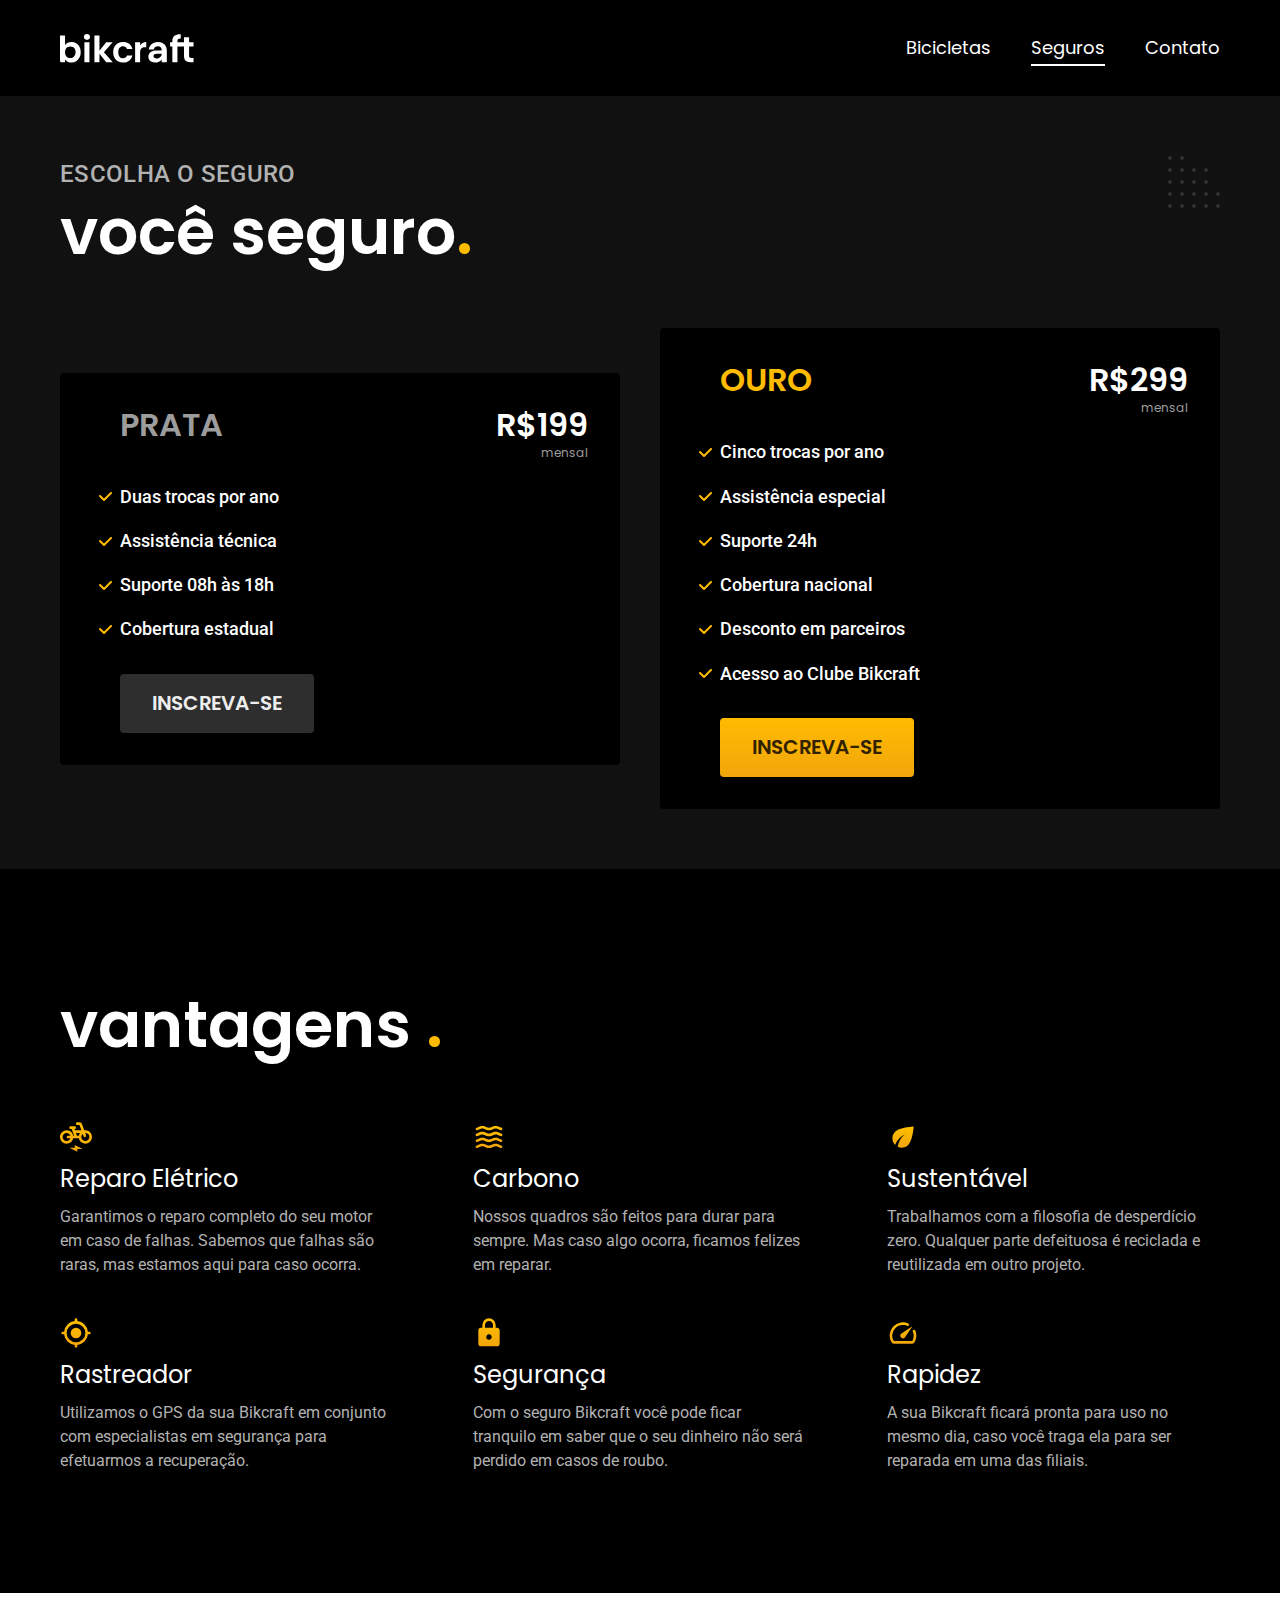
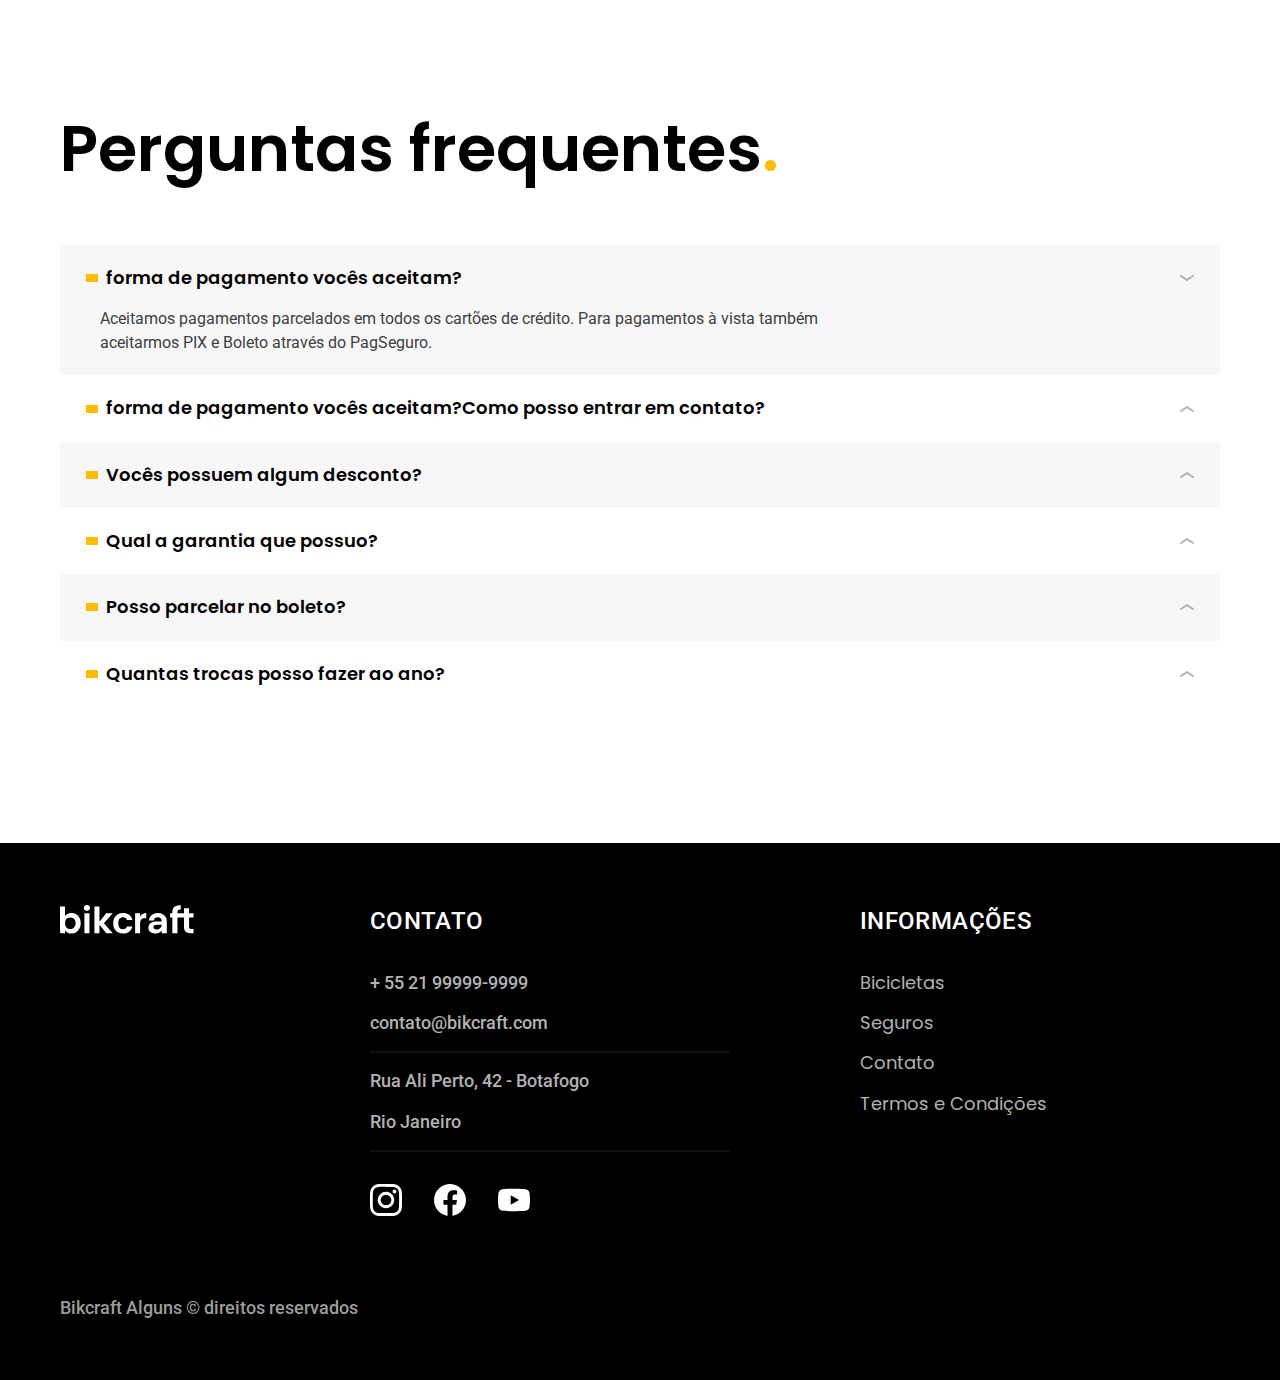
<file: seguros.html>
<!DOCTYPE html>
<html lang="pt-br">

<head>
  <meta charset="UTF-8">
  <meta name="viewport" content="width=device-width, initial-scale=1.0">
  <title> Seguros - Bicicletas Elétricas</title>
  <meta name="description" content="Bicicletas elétricas de alta precisão e qualidade feitas sob medida para o cliente. Explore o mundo na sua velocidade com a Bikcraft.">
  <link rel="icon" href="./favicon.svg" type="image/svg+xml">
  <link rel="preload" href="./css/style.min.css" as="style">
  <link rel="stylesheet" href="./css/style.min.css">

  <link rel="preconnect" href="https://fonts.googleapis.com">
  <link rel="preconnect" href="https://fonts.gstatic.com" crossorigin>
  <link href="https://fonts.googleapis.com/css2?family=Merriweather:ital,wght@1,900&family=Poppins:wght@400;600&family=Roboto:wght@400;500&display=swap" rel="stylesheet">
  <script>
    document.documentElement.classList.add('js')
  </script>

  <link rel="preconnect" href="https://fonts.googleapis.com">
  <link rel="preconnect" href="https://fonts.gstatic.com" crossorigin>
  <link href="https://fonts.googleapis.com/css2?family=Merriweather:ital,wght@1,900&family=Poppins:wght@400;600&family=Roboto:wght@400;500&display=swap" rel="stylesheet">

<body id="seguros">
  <header class="header-bg">
    <div class="header container">
      <a href="./">
        <img src="./img/bikcraft.svg" alt="Bikcraft">
      </a>
      <nav aria-label="primaria">
        <ul class="header-menu font-1-m cor-0">
          <li><a href="./bicicletas.html">Bicicletas</a></li>
          <li><a href="./seguros.html">Seguros</a></li>
          <li><a href="./contato.html">Contato</a></li>
        </ul>
      </nav>
    </div>
  </header>

  <main class="seguros-bg">
    <div class="titulo-bg">
      <div class="titulo container">
        <p class="font-2-l-b cor-5">escolha o seguro</p>
        <h1 class="font-1-xxl cor-0">você seguro<span class="cor-p1">.</span> </h1>
      </div>
    </div>

    <div class="seguros container">
      <div class="seguros-item fadeInLeft" data-anime="200">
        <h3 class="font-1-xl cor-6">PRATA</h3>
        <span class="font-1-xl cor-0">R$199 <span class="font-1-xs cor-6">mensal</span></span>
        <ul class="font-2-m cor-0">
          <li>Duas trocas por ano</li>
          <li>Assistência técnica</li>
          <li>Suporte 08h às 18h</li>
          <li>Cobertura estadual</li>
        </ul>
        <a class="botao secundario" href="/orcamento.html?tipo=seguro&produto=prata">Inscreva-se</a>
      </div>

      <div class="seguros-item fadeInRight" data-anime="400">
        <h3 class="font-1-xl cor-p1">OURO</h3>
        <span class="font-1-xl cor-0">R$299 <span class="font-1-xs cor-6">mensal</span></span>
        <ul class="font-2-m cor-0">
          <li>Cinco trocas por ano</li>
          <li>Assistência especial</li>
          <li>Suporte 24h</li>
          <li>Cobertura nacional</li>
          <li>Desconto em parceiros</li>
          <li>Acesso ao Clube Bikcraft</li>
        </ul>
        <a class="botao" href="/orcamento.html?tipo=seguro&produto=ouro">Inscreva-se</a>
      </div>
    </div>
  </main>

  <article class="vantagens-bg">
    <div class="vantagens container">
      <h2 class="font-1-xxl cor-0">vantagens <span class="cor-p1">.</span> </h2>
      <ul>
        <li>
          <img src="./img/icones/eletrica.svg" alt="">
          <h3 class="font-1-l cor-0">Reparo Elétrico</h3>
          <p class="font-2-s cor-5">Garantimos o reparo completo do seu motor em caso de falhas. Sabemos que falhas são raras, mas estamos aqui para caso ocorra.</p>
        </li>
        <li>
          <img src="./img/icones/carbono.svg" alt="">
          <h3 class="font-1-l cor-0">Carbono</h3>
          <p class="font-2-s cor-5">Nossos quadros são feitos para durar para sempre. Mas caso algo ocorra, ficamos felizes em reparar.</p>
        </li>

        <li>
          <img src="./img/icones/sustentavel.svg" alt="">
          <h3 class="font-1-l cor-0">Sustentável</h3>
          <p class="font-2-s cor-5">Trabalhamos com a filosofia de desperdício zero. Qualquer parte defeituosa é reciclada e reutilizada em outro projeto.</p>
        </li>

        <li>
          <img src="./img/icones/rastreador.svg" alt="">
          <h3 class="font-1-l cor-0">Rastreador</h3>
          <p class="font-2-s cor-5">Utilizamos o GPS da sua Bikcraft em conjunto com especialistas em segurança para efetuarmos a recuperação.</p>
        </li>

        <li>
          <img src="./img/icones/seguro.svg" alt="">
          <h3 class="font-1-l cor-0">Segurança</h3>
          <p class="font-2-s cor-5">Com o seguro Bikcraft você pode ficar tranquilo em saber que o seu dinheiro não será perdido em casos de roubo.</p>
        </li>
        <li>
          <img src="./img/icones/velocidade.svg" alt="">
          <h3 class="font-1-l cor-0">Rapidez</h3>
          <p class="font-2-s cor-5">A sua Bikcraft ficará pronta para uso no mesmo dia, caso você traga ela para ser reparada em uma das filiais.</p>
        </li>
      </ul>
    </div>
  </article>

  <article class="perguntas container">
    <h2 class="font-1-xxl"> Perguntas frequentes<span class="cor-p1">.</span> </h2>

    <dl>
      <div>
        <dt><button class="font-1-m-b" aria-controls="pergunta1" aria-expanded="true"> forma de pagamento vocês aceitam?</button></dt>
        <dd id="pergunta1" class="font-2-s cor-9 ativa">Aceitamos pagamentos parcelados em todos os cartões de crédito. Para pagamentos à vista também aceitarmos PIX e Boleto através do PagSeguro.</dd>
      </div>

      <div>
        <dt><button class="font-1-m-b" aria-controls="pergunta2" aria-expanded=false"> forma de pagamento vocês aceitam?Como posso entrar em contato?</button></dt>
        <dd id="pergunta2" class="font-2-s cor-9">Aceitamos pagamentos parcelados em todos os cartões de crédito. Para pagamentos à vista também aceitarmos PIX e Boleto através do PagSeguro.</dd>
      </div>

      <div>
        <dt> <button class="font-1-m-b" aria-controls="pergunta3" aria-expanded=false"> Vocês possuem algum desconto?</button></dt>
        <dd id="pergunta3" class="font-2-s cor-9">Aceitamos pagamentos parcelados em todos os cartões de crédito. Para pagamentos à vista também aceitarmos PIX e Boleto através do PagSeguro.</dd>
      </div>

      <div>
        <dt><button class="font-1-m-b" aria-controls="pergunta4" aria-expanded=false"> Qual a garantia que possuo?</button></dt>
        <dd id="pergunta4" class="font-2-s cor-9">Aceitamos pagamentos parcelados em todos os cartões de crédito. Para pagamentos à vista também aceitarmos PIX e Boleto através do PagSeguro.</dd>
      </div>

      <div>
        <dt> <button class="font-1-m-b" aria-controls="pergunta5" aria-expanded=false"> Posso parcelar no boleto?</button></dt>
        <dd id="pergunta5" class="font-2-s cor-9">Aceitamos pagamentos parcelados em todos os cartões de crédito. Para pagamentos à vista também aceitarmos PIX e Boleto através do PagSeguro.</dd>
      </div>

      <div>
        <dt> <button class="font-1-m-b" aria-controls="pergunta6" aria-expanded=false"> Quantas trocas posso fazer ao ano?</dt>
        <dd id="pergunta6" class="font-2-s cor-9">Aceitamos pagamentos parcelados em todos os cartões de crédito. Para pagamentos à vista também aceitarmos PIX e Boleto através do PagSeguro.</dd>
      </div>


    </dl>
  </article>


  <footer class="footer-bg">
    <div class="footer container">
      <img src="./img/bikcraft.svg" alt="">
      <div class="footer-contato">
        <h3 class="font-2-l-b cor-0">Contato</h3>
        <ul class="font-2-m cor-5">
          <li><a href="tel:+5521999999999">+ 55 21 99999-9999</a></li>
          <li><a href="mailto:contato@bikcraft.com">contato@bikcraft.com</a></li>
          <li>Rua Ali Perto, 42 - Botafogo</li>
          <li>Rio Janeiro</li>
        </ul>
        <div class="footer-redes">
          <a href="./">
            <img src="./img/redes/instagram.svg" alt="instagram">
          </a>
          <a href="./">
            <img src="./img/redes/facebook.svg" alt="facebook">
          </a>
          <a href="./">
            <img src="./img/redes/youtube.svg" alt="youtube">
          </a>
        </div>
      </div>
      <div class="footer-informacoes">
        <h3 class="font-2-l-b cor-0">Informações</h3>
        <nav>
          <ul class="font-1-m cor-5">
            <li><a href="./bicicletas.html">Bicicletas</a></li>
            <li><a href="./seguros.html">Seguros</a></li>
            <li><a href="./contato.html">Contato</a></li>
            <li><a href="./termos.html">Termos e Condições</a></li>
          </ul>
        </nav>
      </div>
      <p class=" footer-copy font-2-m cor-6">Bikcraft Alguns © direitos reservados</p>
    </div>
  </footer>
  <script src="./js/plugins/simple-anime.js"></script>
  <script src="./js/script.js"></script>
</body>

</html>
</file>
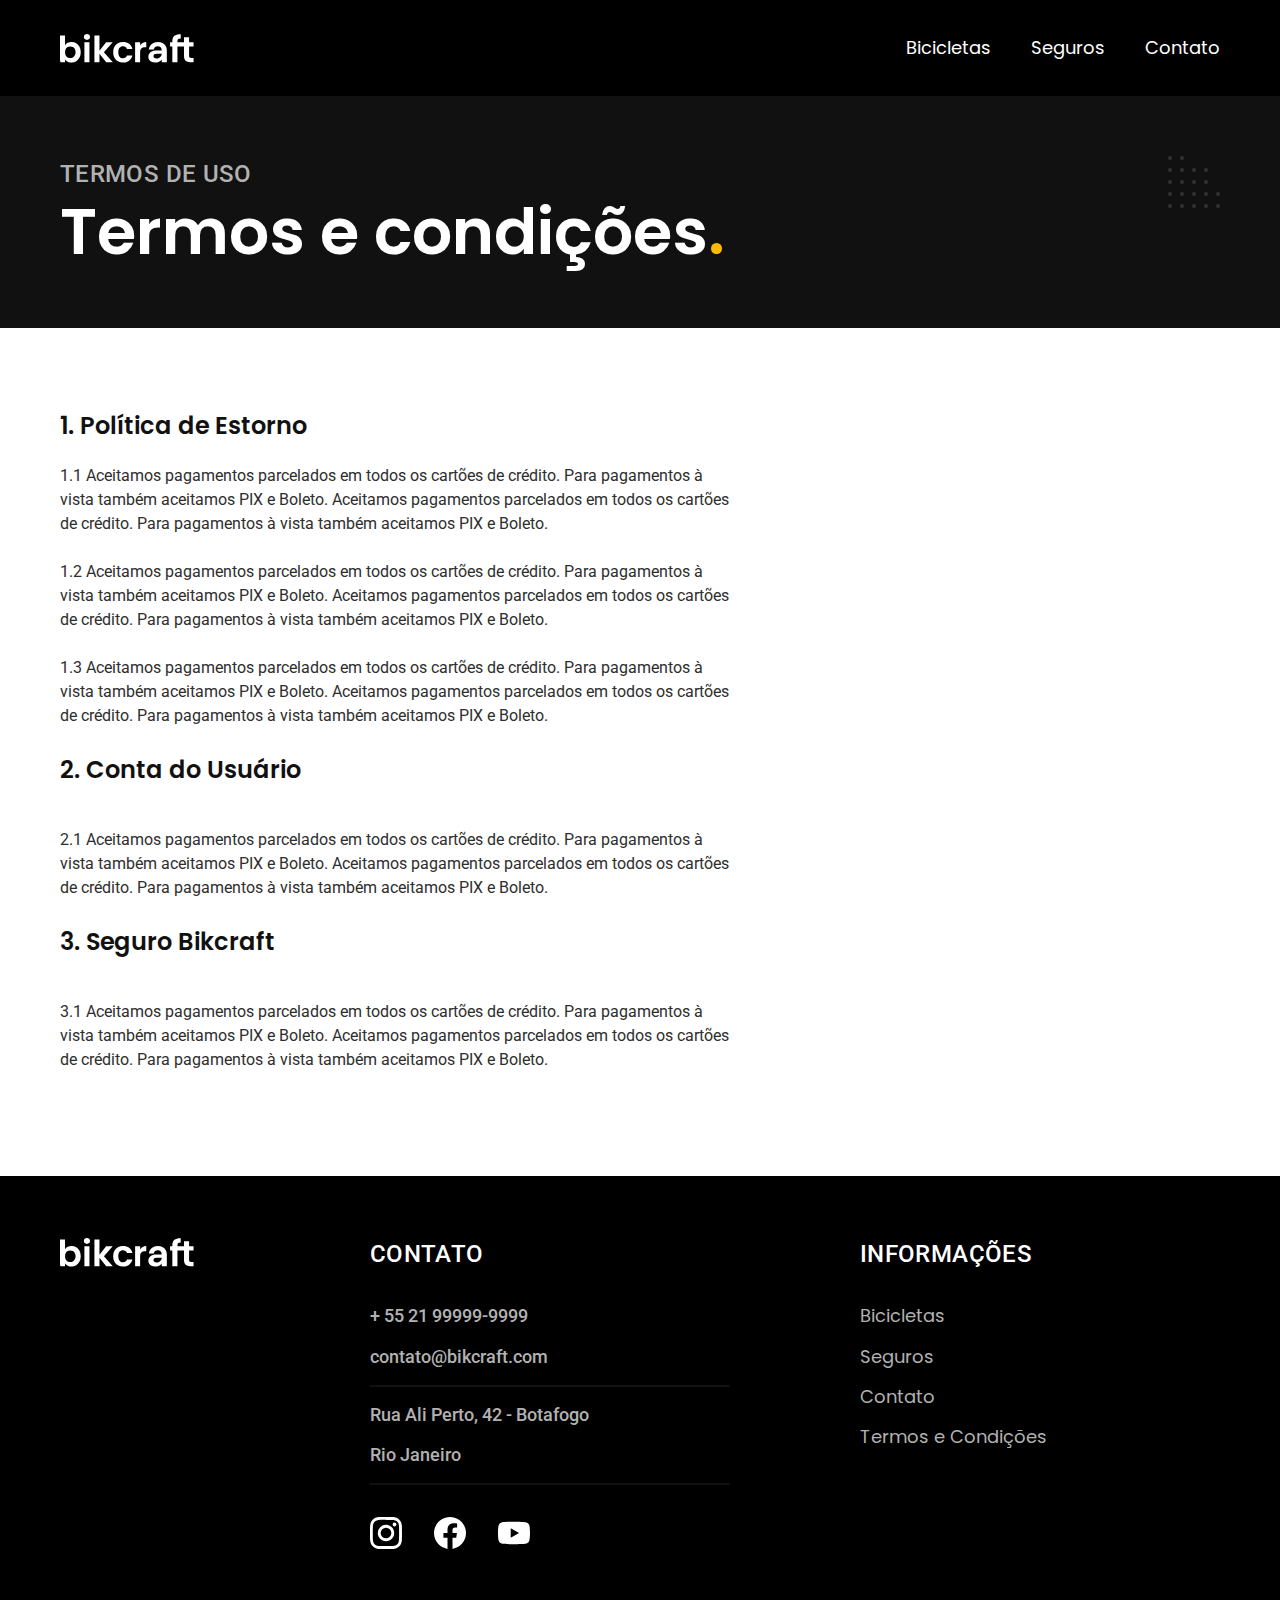
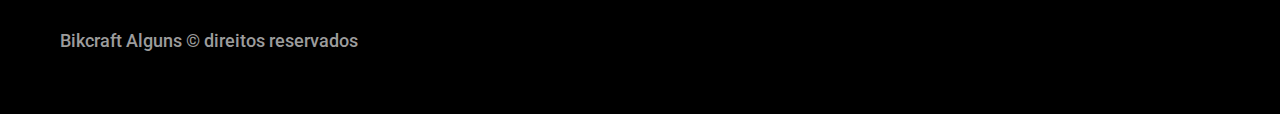
<file: termos.html>
<!DOCTYPE html>
<html lang="pt-br">

<head>
  <meta charset="UTF-8">
  <meta name="viewport" content="width=device-width, initial-scale=1.0">
  <title> Termos e Condições | Bikcraft - Bicicletas Elétricas</title>
  <meta name="description" content="Termos e condições.">
  <link rel="icon" href="./favicon.svg" type="image/svg+xml">
  <link rel="preload" href="./css/style.min.css" as="style">
  <link rel="stylesheet" href="./css/style.min.css">

  <link rel="preconnect" href="https://fonts.googleapis.com">
  <link rel="preconnect" href="https://fonts.gstatic.com" crossorigin>
  <link href="https://fonts.googleapis.com/css2?family=Merriweather:ital,wght@1,900&family=Poppins:wght@400;600&family=Roboto:wght@400;500&display=swap" rel="stylesheet">
  <script>
    document.documentElement.classList.add('js')
  </script>

  <link rel="preconnect" href="https://fonts.googleapis.com">
  <link rel="preconnect" href="https://fonts.gstatic.com" crossorigin>
  <link href="https://fonts.googleapis.com/css2?family=Merriweather:ital,wght@1,900&family=Poppins:wght@400;600&family=Roboto:wght@400;500&display=swap" rel="stylesheet">

<body id="termos">
  <header class="header-bg">
    <div class="header container">
      <a href="./">
        <img src="./img/bikcraft.svg" alt="Bikcraft">
      </a>
      <nav aria-label="primaria">
        <ul class="header-menu font-1-m cor-0">
          <li><a href="./bicicletas.html">Bicicletas</a></li>
          <li><a href="./seguros.html">Seguros</a></li>
          <li><a href="./contato.html">Contato</a></li>
        </ul>
      </nav>
    </div>
  </header>


  <main>
    <div class="titulo-bg">
      <div class="titulo container">
        <p class="font-2-l-b cor-5">Termos de uso</p>
        <h1 class="font-1-xxl cor-0">Termos e condições<span class="cor-p1">.</span> </h1>
      </div>
    </div>
  </main>

  <div class="termos container font-2-s cor-10">
    <h2 class="font-1-l cor-11">1. Política de Estorno</h2>
    <p>1.1 Aceitamos pagamentos parcelados em todos os cartões de crédito. Para pagamentos à vista também aceitamos PIX e Boleto. Aceitamos pagamentos parcelados em todos os cartões de crédito. Para pagamentos à vista também aceitamos PIX e Boleto.</p>
    <p>1.2 Aceitamos pagamentos parcelados em todos os cartões de crédito. Para pagamentos à vista também aceitamos PIX e Boleto. Aceitamos pagamentos parcelados em todos os cartões de crédito. Para pagamentos à vista também aceitamos PIX e Boleto.</p>
    <p>1.3 Aceitamos pagamentos parcelados em todos os cartões de crédito. Para pagamentos à vista também aceitamos PIX e Boleto. Aceitamos pagamentos parcelados em todos os cartões de crédito. Para pagamentos à vista também aceitamos PIX e Boleto.</p>
    <h2 class="font-1-l cor-11">2. Conta do Usuário</h2>
    <p>2.1 Aceitamos pagamentos parcelados em todos os cartões de crédito. Para pagamentos à vista também aceitamos PIX e Boleto. Aceitamos pagamentos parcelados em todos os cartões de crédito. Para pagamentos à vista também aceitamos PIX e Boleto.</p>
    <h2 class="font-1-l cor-11"> 3. Seguro Bikcraft</h2>
    <p>3.1 Aceitamos pagamentos parcelados em todos os cartões de crédito. Para pagamentos à vista também aceitamos PIX e Boleto. Aceitamos pagamentos parcelados em todos os cartões de crédito. Para pagamentos à vista também aceitamos PIX e Boleto.</p>
  </div>
  </main>


  <footer class="footer-bg">
    <div class="footer container">
      <img src="./img/bikcraft.svg" alt="">
      <div class="footer-contato">
        <h3 class="font-2-l-b cor-0">Contato</h3>
        <ul class="font-2-m cor-5">
          <li><a href="tel:+5521999999999">+ 55 21 99999-9999</a></li>
          <li><a href="mailto:contato@bikcraft.com">contato@bikcraft.com</a></li>
          <li>Rua Ali Perto, 42 - Botafogo</li>
          <li>Rio Janeiro</li>
        </ul>
        <div class="footer-redes">
          <a href="./">
            <img src="./img/redes/instagram.svg" alt="instagram">
          </a>
          <a href="./">
            <img src="./img/redes/facebook.svg" alt="facebook">
          </a>
          <a href="./">
            <img src="./img/redes/youtube.svg" alt="youtube">
          </a>
        </div>
      </div>
      <div class="footer-informacoes">
        <h3 class="font-2-l-b cor-0">Informações</h3>
        <nav>
          <ul class="font-1-m cor-5">
            <li><a href="./bicicletas.html">Bicicletas</a></li>
            <li><a href="./seguros.html">Seguros</a></li>
            <li><a href="./contato.html">Contato</a></li>
            <li><a href="./termos.html">Termos e Condições</a></li>
          </ul>
        </nav>
      </div>
      <p class=" footer-copy font-2-m cor-6">Bikcraft Alguns © direitos reservados</p>
    </div>
  </footer>

  <script src="./js/script.js"></script>
</body>

</html>
</file>
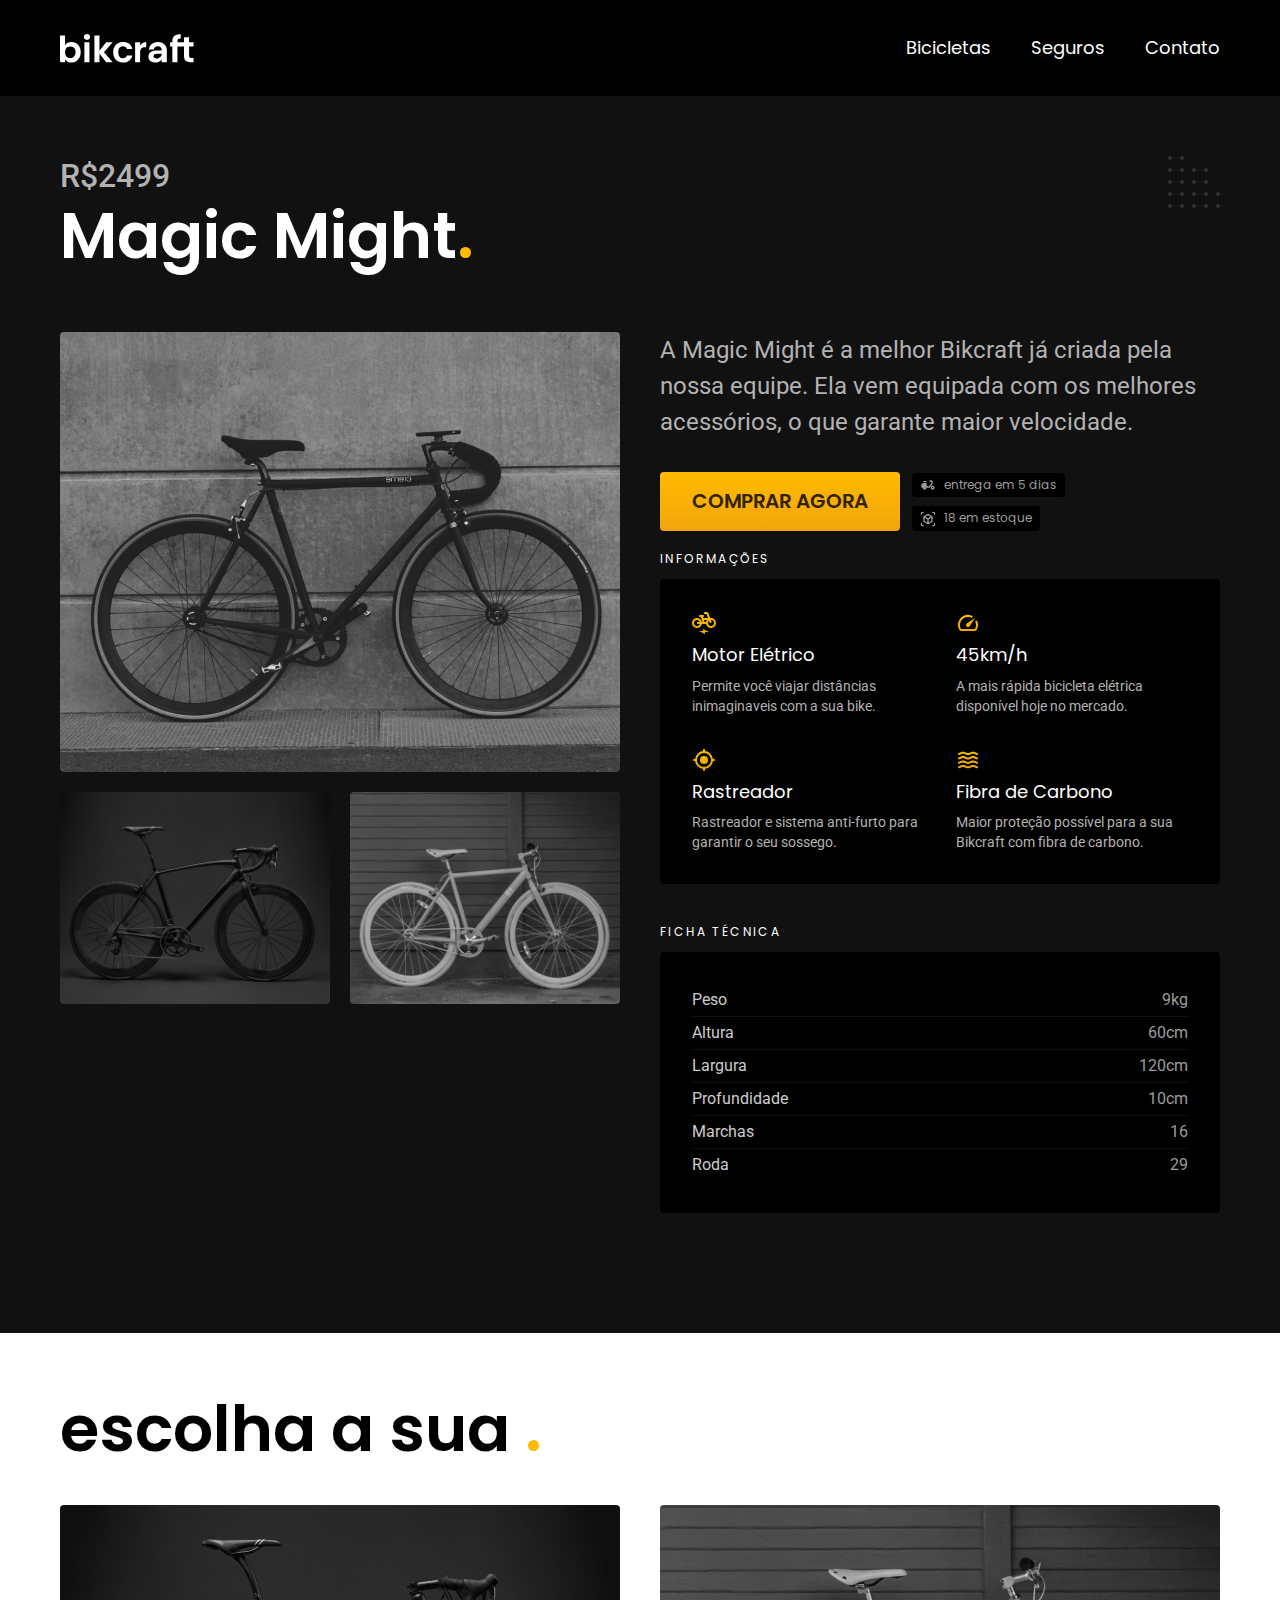
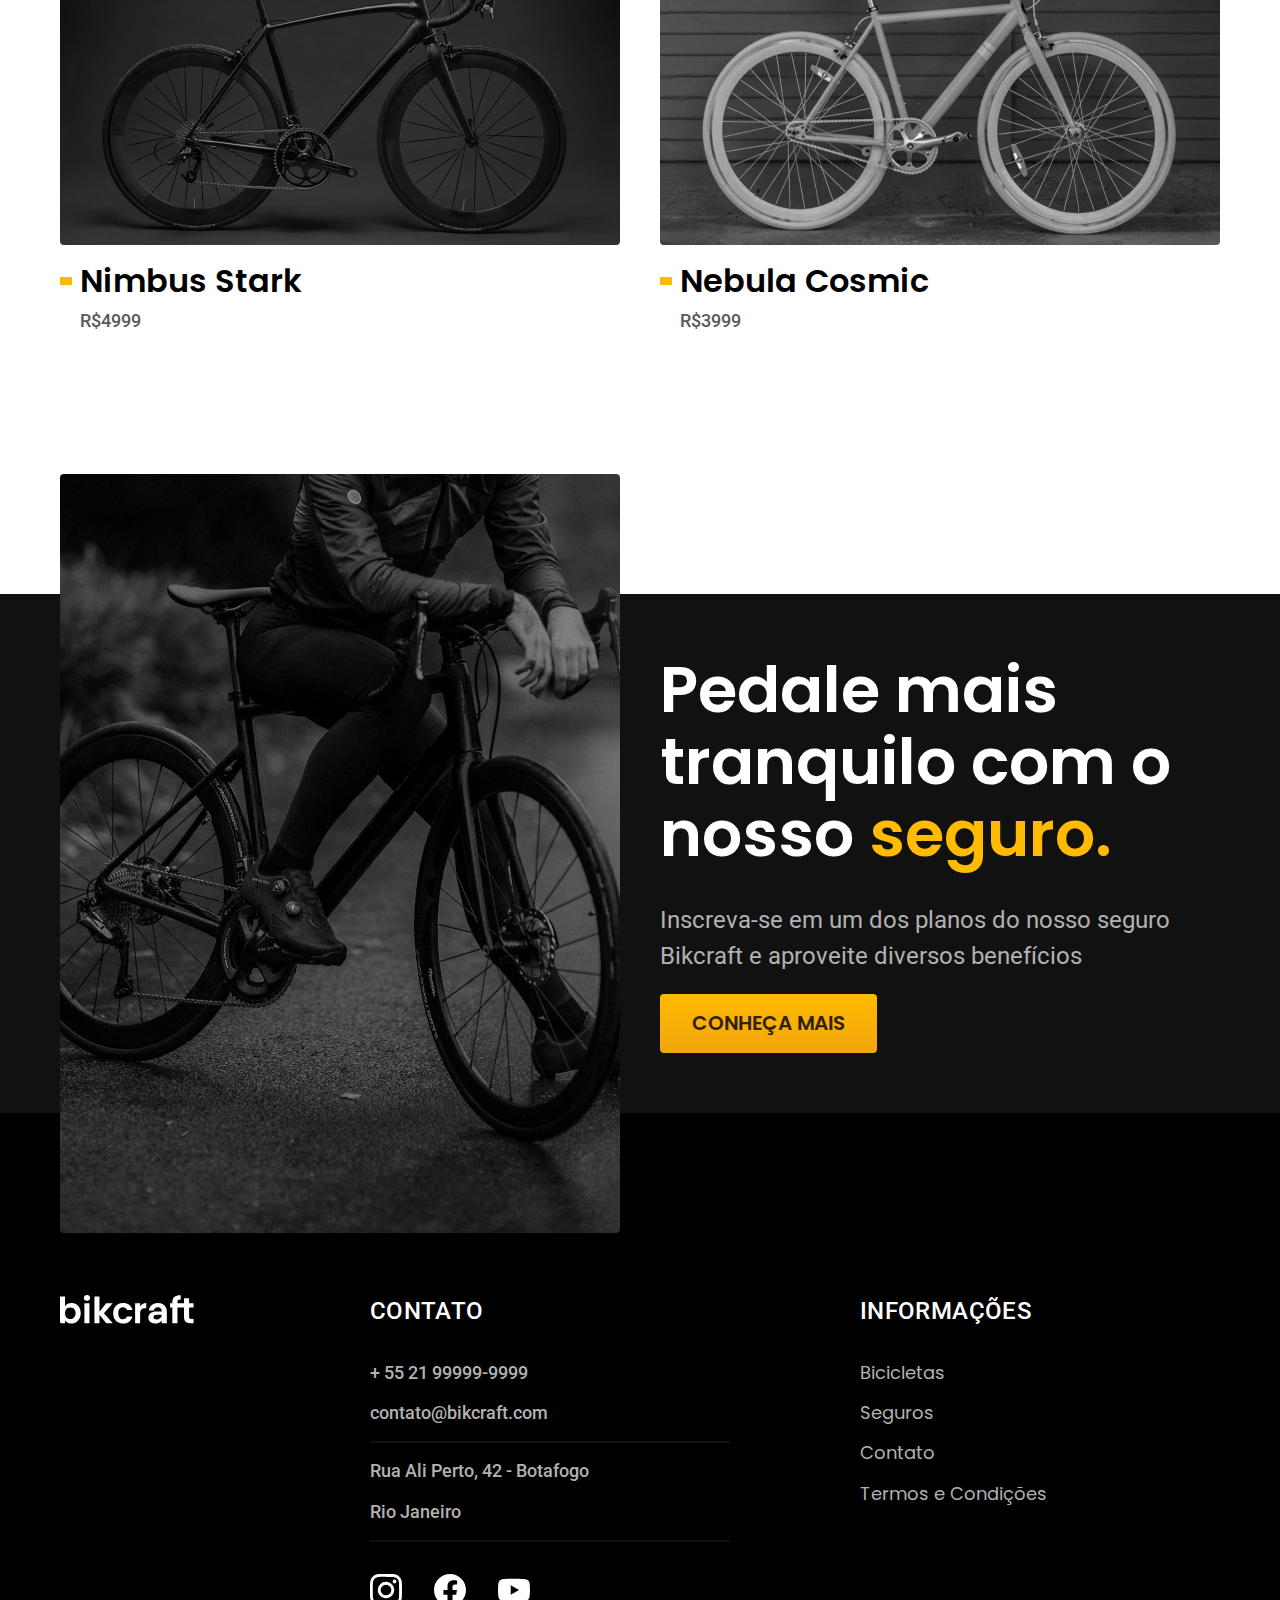
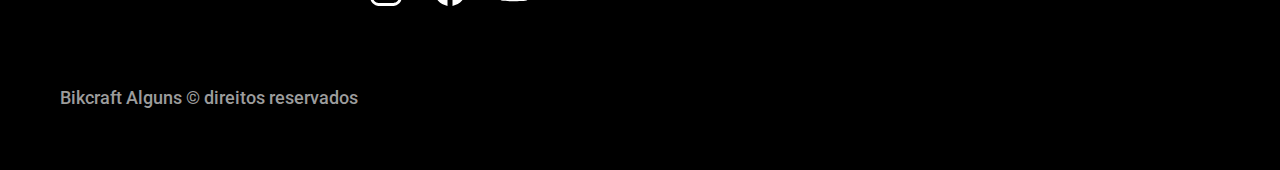
<file: bicicletas/magic.html>
<!DOCTYPE html>
<html lang="pt-br">

<head>
  <meta charset="UTF-8">
  <meta name="viewport" content="width=device-width, initial-scale=1.0">
  <title> Magic Might | Bikcraft - Bicicletas Elétricas</title>
  <meta name="description" content="Termos e condições.">
  <link rel="icon" href="../favicon.svg" type="image/svg+xml">
  <link rel="stylesheet" href="../css/style.min.css">

  <link rel="preconnect" href="https://fonts.googleapis.com">
  <link rel="preconnect" href="https://fonts.gstatic.com" crossorigin>
  <link href="https://fonts.googleapis.com/css2?family=Merriweather:ital,wght@1,900&family=Poppins:wght@400;600&family=Roboto:wght@400;500&display=swap" rel="stylesheet">
  <script>
    document.documentElement.classList.add('js')
  </script>

  <link rel="preconnect" href="https://fonts.googleapis.com">
  <link rel="preconnect" href="https://fonts.gstatic.com" crossorigin>
  <link href="https://fonts.googleapis.com/css2?family=Merriweather:ital,wght@1,900&family=Poppins:wght@400;600&family=Roboto:wght@400;500&display=swap" rel="stylesheet">

<body id="bicicleta">
  <header class="header-bg">
    <div class="header container">
      <a href="./">
        <img src="../img/bikcraft.svg" alt="Bikcraft">
      </a>
      <nav aria-label="primaria">
        <ul class="header-menu font-1-m cor-0">
          <li><a href="../bicicletas.html">Bicicletas</a></li>
          <li><a href="../seguros.html">Seguros</a></li>
          <li><a href="../contato.html">Contato</a></li>
        </ul>
      </nav>
    </div>
  </header>


  <main class="titulo-bg">
    <div>
      <div class="titulo container">
        <p class="font-2-xl cor-5">R$2499</p>
        <h1 class="font-1-xxl cor-0">Magic Might<span class="cor-p1">.</span> </h1>
      </div>
    </div>
    <div class="bicicleta container">
      <div class="bicicleta-imagem">
        <img src="../img/bicicleta/nimbus2.jpg" alt="Bicicleta 1">
        <img src="../img/bicicleta/nimbus1.jpg" alt="Bicicleta 2">
        <img src="../img/bicicleta/nimbus3.jpg" alt="Bicicleta 3">
      </div>
      <div class="bicicleta-conteudo">
        <p class="font-2-l cor-5">A Magic Might é a melhor Bikcraft já criada pela nossa equipe. Ela vem equipada com os melhores acessórios, o que garante maior velocidade.</p>
        <div class="bicicleta-comprar">
          <a class="botao" href="../orcamento.html?tipo=bikcraft&produto=magic">Comprar Agora</a>
          <span class=" font-1-xs cor-6"> <img src="../img/icones/entrega.svg" alt=""> entrega em 5 dias</span>
          <span class="font-1-xs cor-6"> <img src="../img/icones/estoque.svg" alt=""> 18 em estoque</span>
        </div>

        <h2 class="font-1-xs cor-0">Informações</h2>
        <ul class="bicicleta-informacoes">
          <li>
            <img src="../img/icones/eletrica.svg" alt="">
            <h3 class="font-1-m cor-0">Motor Elétrico</h3>
            <p class="font-2-xs cor-5">Permite você viajar distâncias inimaginaveis com a sua bike.</p>
          </li>
          <li>
            <img src="../img/icones/velocidade.svg" alt="">
            <h3 class="font-1-m cor-0">45km/h</h3>
            <p class="font-2-xs cor-5">A mais rápida bicicleta elétrica disponível hoje no mercado.</p>
          </li>
          <li>
            <img src="../img/icones/rastreador.svg" alt="">
            <h3 class="font-1-m cor-0">Rastreador</h3>
            <p class="font-2-xs cor-5">Rastreador e sistema anti-furto para garantir o seu sossego.</p>
          </li>
          <li>
            <img src="../img/icones/carbono.svg" alt="">
            <h3 class="font-1-m cor-0">Fibra de Carbono</h3>
            <p class="font-2-xs cor-5">Maior proteção possível para a sua Bikcraft com fibra de carbono.</p>
          </li>
        </ul>
        <h2 class="font-1-xs cor-0">Ficha técnica</h2>
        <ul class="bicicleta-ficha font-2-s cor-4">
          <li>Peso <span>9kg</span></li>
          <li>Altura <span>60cm</span></li>
          <li>Largura <span>120cm</span></li>
          <li>Profundidade<span>10cm</span></li>
          <li>Marchas<span>16</span></li>
          <li>Roda<span>29</span></li>
        </ul>
      </div>
    </div>
  </main>

  <article class="bicicletas-lista container">
    <h2 class="font-1-xxl ">escolha a sua <span class="cor-p1">.</span> </h2>
    <ul>
      <li>
        <a href="./magic.html">
          <img src="../img/bicicletas/nimbus.jpg" alt="Bicicleta preta">
          <h3 class="font-1-xl">Nimbus Stark</h3>
          <span class="font-2-m cor-8">R$4999</span>
        </a>
      </li>



      <li>
        <a href="./nebula.html">
          <img src="../img/bicicletas/nebula.jpg" alt="Bicicleta preta">
          <h3 class="font-1-xl">Nebula Cosmic</h3>
          <span class="font-2-m cor-8">R$3999</span>
        </a>
      </li>
    </ul>
  </article>

  <article class="seguro-bg">
    <div class="seguro container">
      <div class="seguro-imagem">
        <img src="../img/fotos/seguros.jpg" alt="Pessoa parada em cima de uma bicicleta">
      </div>
      <div class="seguro-conteudo">
        <h2 class="font-1-xxl cor-0">Pedale mais tranquilo com o nosso <span class="cor-p1">seguro.</span></h2>
        <p class="font-2-l cor-5">Inscreva-se em um dos planos do nosso seguro Bikcraft e aproveite diversos benefícios </p>
        <a class="botao" href="../seguros.html">Conheça mais</a>
      </div>
    </div>
  </article>

  <footer class="footer-bg">
    <div class="footer container">
      <img src="../img/bikcraft.svg" alt="">
      <div class="footer-contato">
        <h3 class="font-2-l-b cor-0">Contato</h3>
        <ul class="font-2-m cor-5">
          <li><a href="tel:+5521999999999">+ 55 21 99999-9999</a></li>
          <li><a href="mailto:contato@bikcraft.com">contato@bikcraft.com</a></li>
          <li>Rua Ali Perto, 42 - Botafogo</li>
          <li>Rio Janeiro</li>
        </ul>
        <div class="footer-redes">
          <a href="./">
            <img src="../img/redes/instagram.svg" alt="instagram">
          </a>
          <a href="./">
            <img src="../img/redes/facebook.svg" alt="facebook">
          </a>
          <a href="./">
            <img src="../img/redes/youtube.svg" alt="youtube">
          </a>
        </div>
      </div>
      <div class="footer-informacoes">
        <h3 class="font-2-l-b cor-0">Informações</h3>
        <nav>
          <ul class="font-1-m cor-5">
            <li><a href="../bicicletas.html">Bicicletas</a></li>
            <li><a href="../seguros.html">Seguros</a></li>
            <li><a href="../contato.html">Contato</a></li>
            <li><a href="../termos.html">Termos e Condições</a></li>
          </ul>
        </nav>
      </div>
      <p class=" footer-copy font-2-m cor-6">Bikcraft Alguns © direitos reservados</p>
    </div>
  </footer>

  <script src="../js/script.js"></script>
</body>

</html>
</file>
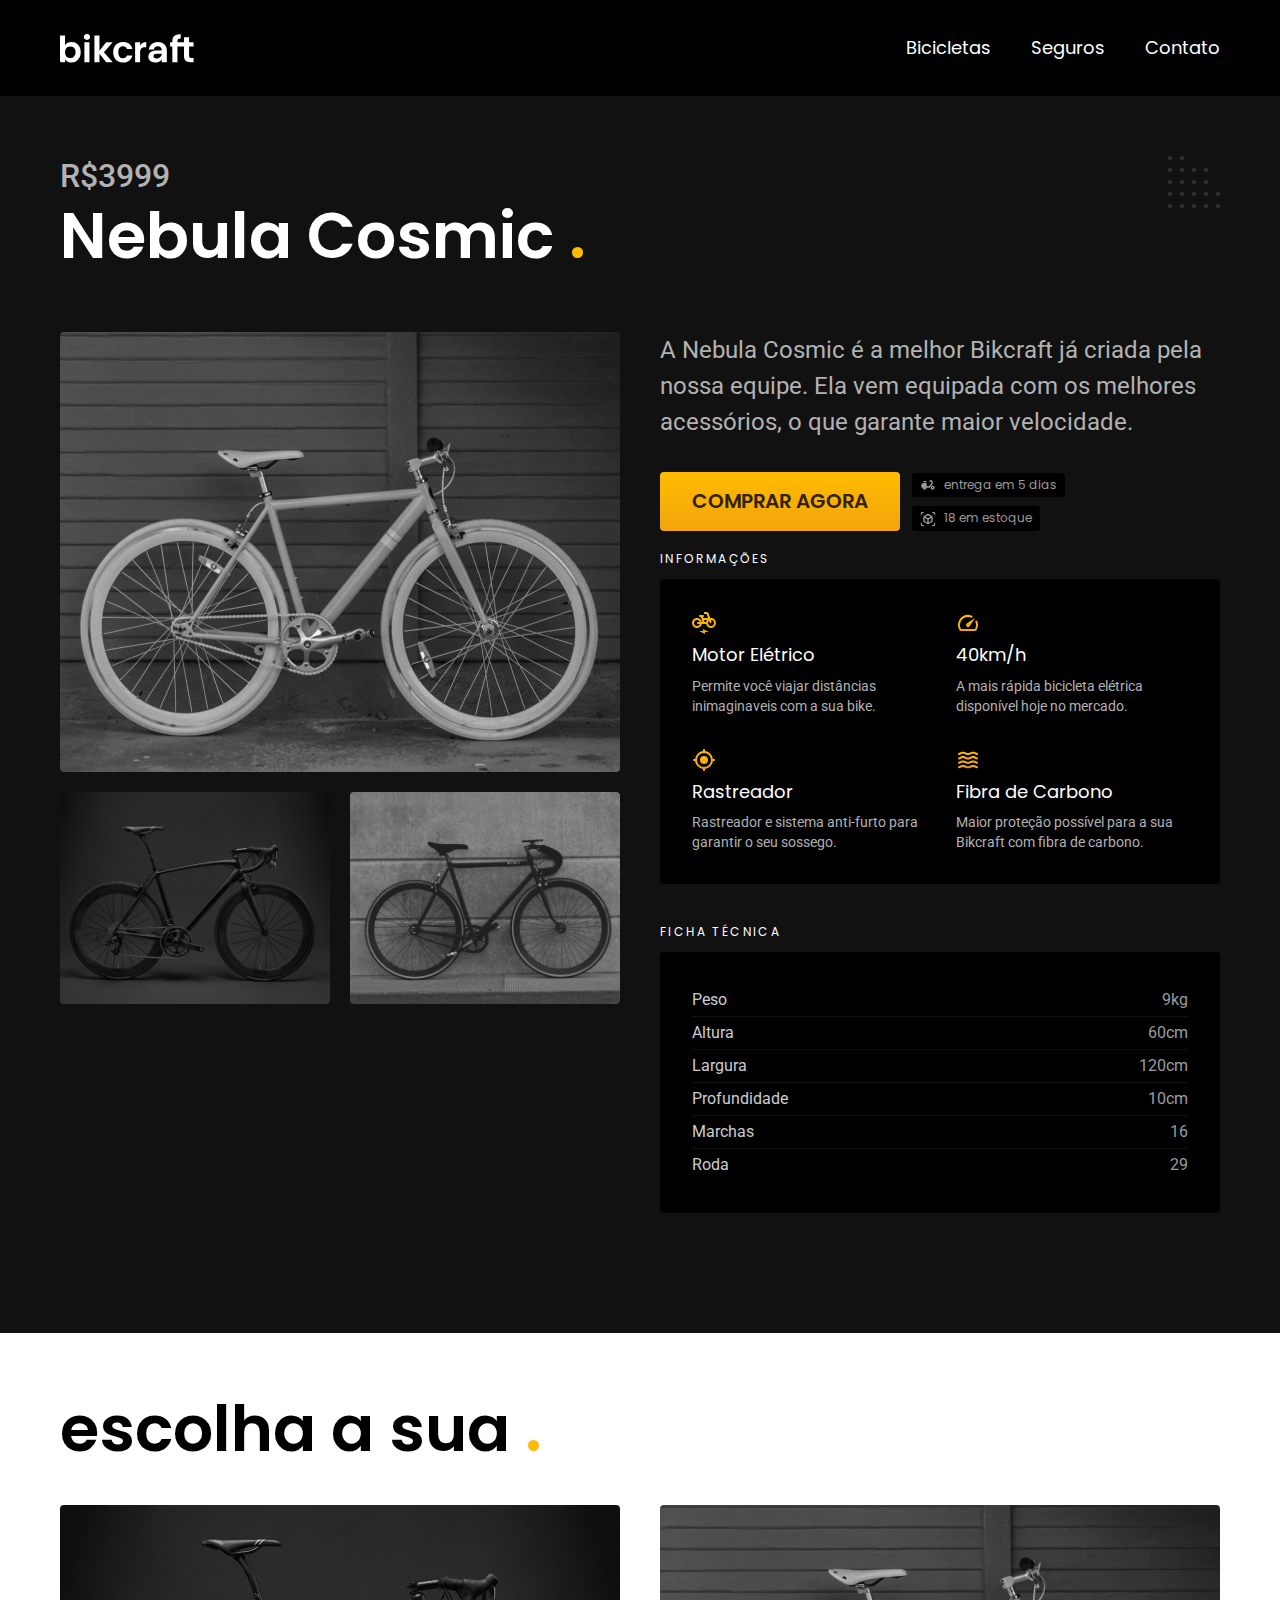
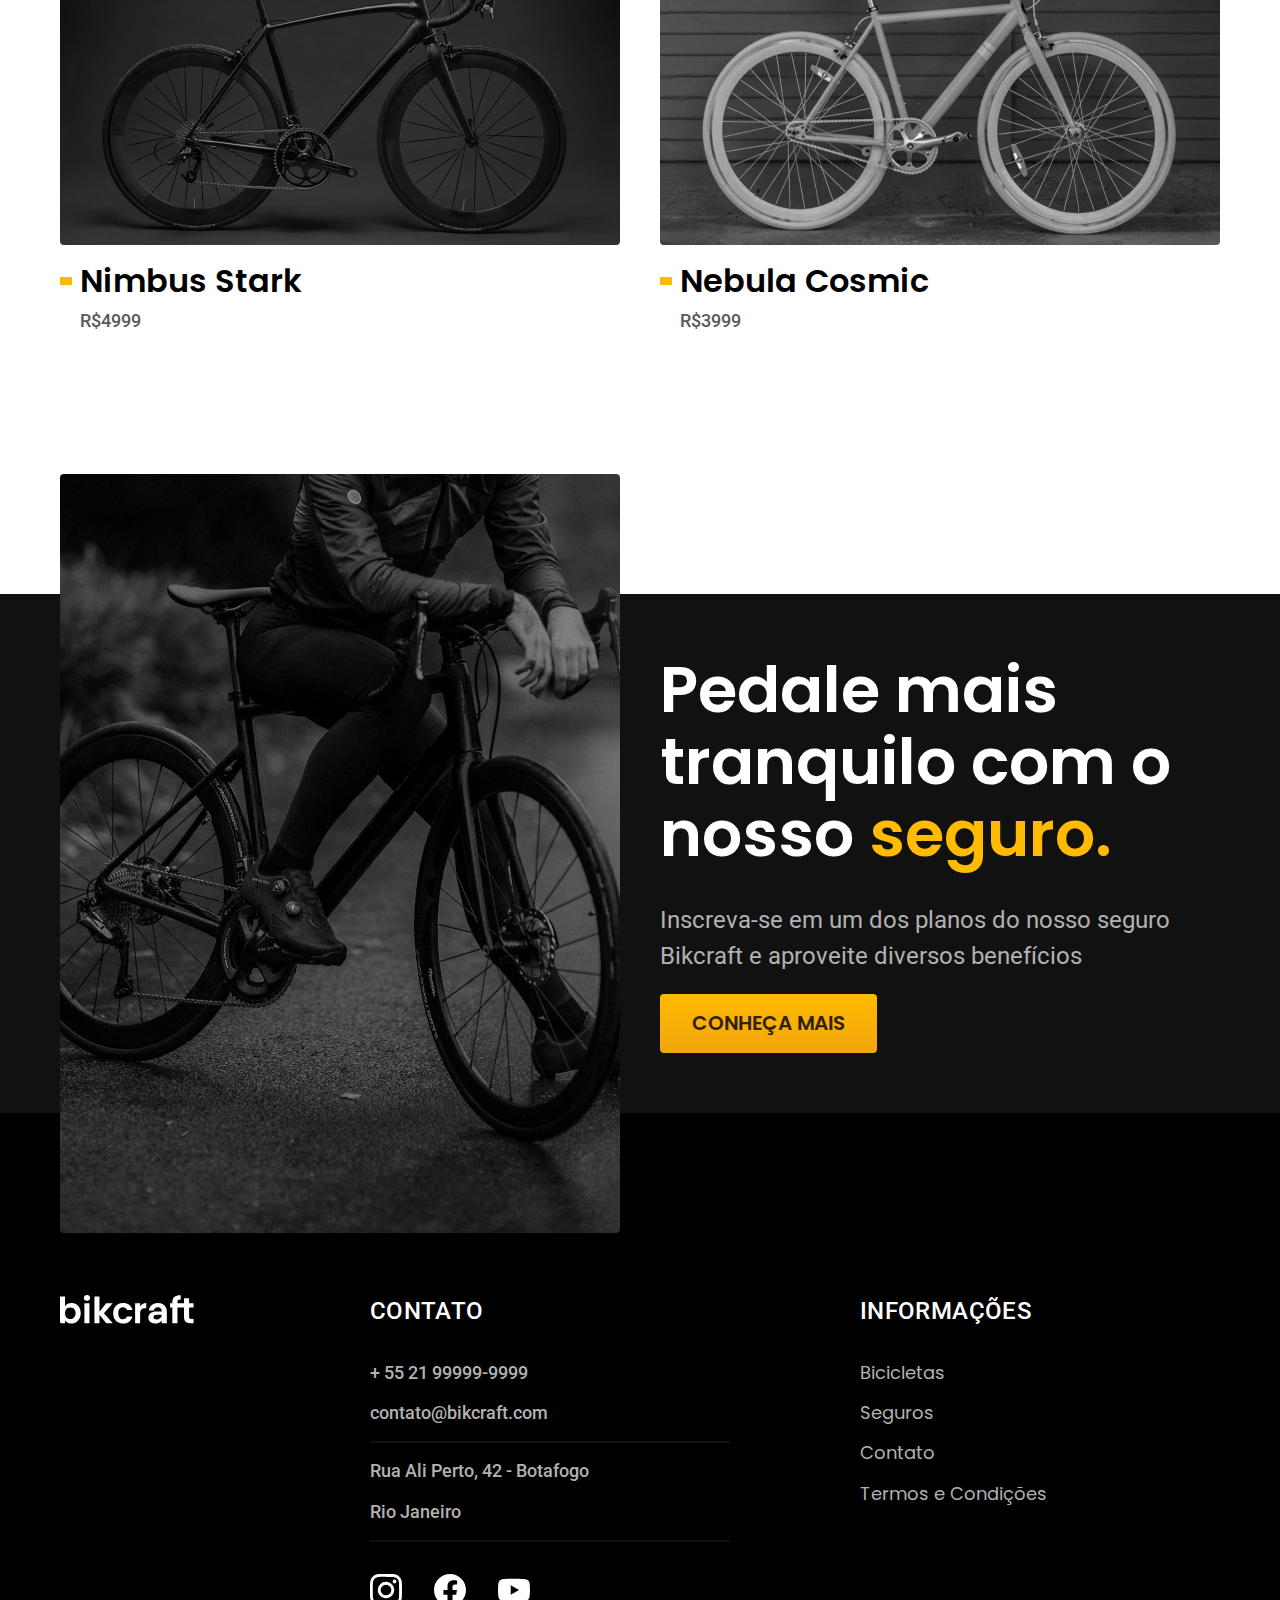
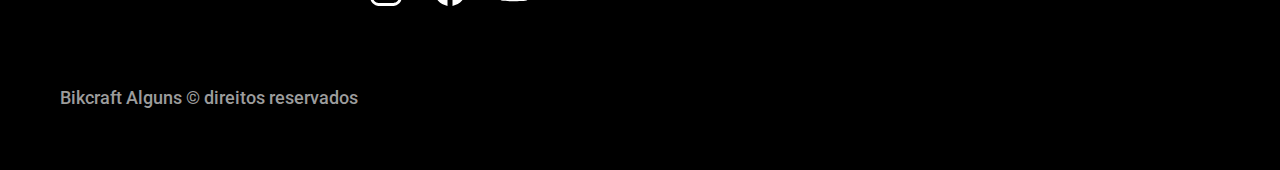
<file: bicicletas/nebula.html>
<!DOCTYPE html>
<html lang="pt-br">

<head>
  <meta charset="UTF-8">
  <meta name="viewport" content="width=device-width, initial-scale=1.0">
  <title> Nebula Cosmic | Bikcraft - Bicicletas Elétricas</title>
  <meta name="description" content="Termos e condições.">

  <link rel="icon" href="../favicon.svg" type="image/svg+xml">
  <link rel="stylesheet" href="../css/style.min.css">

  <link rel="preconnect" href="https://fonts.googleapis.com">
  <link rel="preconnect" href="https://fonts.gstatic.com" crossorigin>
  <link href="https://fonts.googleapis.com/css2?family=Merriweather:ital,wght@1,900&family=Poppins:wght@400;600&family=Roboto:wght@400;500&display=swap" rel="stylesheet">
  <script>
    document.documentElement.classList.add('js')
  </script>

  <link rel="preconnect" href="https://fonts.googleapis.com">
  <link rel="preconnect" href="https://fonts.gstatic.com" crossorigin>
  <link href="https://fonts.googleapis.com/css2?family=Merriweather:ital,wght@1,900&family=Poppins:wght@400;600&family=Roboto:wght@400;500&display=swap" rel="stylesheet">

<body id="bicicleta">
  <header class="header-bg">
    <div class="header container">
      <a href="./">
        <img src="../img/bikcraft.svg" alt="Bikcraft">
      </a>
      <nav aria-label="primaria">
        <ul class="header-menu font-1-m cor-0">
          <li><a href="../bicicletas.html">Bicicletas</a></li>
          <li><a href="../seguros.html">Seguros</a></li>
          <li><a href="../contato.html">Contato</a></li>
        </ul>
      </nav>
    </div>
  </header>


  <main class="titulo-bg">
    <div>
      <div class="titulo container">
        <p class="font-2-xl cor-5">R$3999</p>
        <h1 class="font-1-xxl cor-0"> Nebula Cosmic <span class="cor-p1">.</span> </h1>
      </div>
    </div>
    <div class="bicicleta container">
      <div class="bicicleta-imagem">
        <img src="../img/bicicleta/nimbus3.jpg" alt="Bicicleta 1">
        <img src="../img/bicicleta/nimbus1.jpg" alt="Bicicleta 2">
        <img src="../img/bicicleta/nimbus2.jpg" alt="Bicicleta 3">
      </div>
      <div class="bicicleta-conteudo">
        <p class="font-2-l cor-5">A Nebula Cosmic é a melhor Bikcraft já criada pela nossa equipe. Ela vem equipada com os melhores acessórios, o que garante maior velocidade.</p>
        <div class="bicicleta-comprar">
          <a class="botao" href="../orcamento.html?tipo=bikcraft&produto=nebula">Comprar Agora</a>
          <span class=" font-1-xs cor-6"> <img src="../img/icones/entrega.svg" alt=""> entrega em 5 dias</span>
          <span class="font-1-xs cor-6"> <img src="../img/icones/estoque.svg" alt=""> 18 em estoque</span>
        </div>

        <h2 class="font-1-xs cor-0">Informações</h2>
        <ul class="bicicleta-informacoes">
          <li>
            <img src="../img/icones/eletrica.svg" alt="">
            <h3 class="font-1-m cor-0">Motor Elétrico</h3>
            <p class="font-2-xs cor-5">Permite você viajar distâncias inimaginaveis com a sua bike.</p>
          </li>
          <li>
            <img src="../img/icones/velocidade.svg" alt="">
            <h3 class="font-1-m cor-0">40km/h</h3>
            <p class="font-2-xs cor-5">A mais rápida bicicleta elétrica disponível hoje no mercado.</p>
          </li>
          <li>
            <img src="../img/icones/rastreador.svg" alt="">
            <h3 class="font-1-m cor-0">Rastreador</h3>
            <p class="font-2-xs cor-5">Rastreador e sistema anti-furto para garantir o seu sossego.</p>
          </li>
          <li>
            <img src="../img/icones/carbono.svg" alt="">
            <h3 class="font-1-m cor-0">Fibra de Carbono</h3>
            <p class="font-2-xs cor-5">Maior proteção possível para a sua Bikcraft com fibra de carbono.</p>
          </li>
        </ul>
        <h2 class="font-1-xs cor-0">Ficha técnica</h2>
        <ul class="bicicleta-ficha font-2-s cor-4">
          <li>Peso <span>9kg</span></li>
          <li>Altura <span>60cm</span></li>
          <li>Largura <span>120cm</span></li>
          <li>Profundidade<span>10cm</span></li>
          <li>Marchas<span>16</span></li>
          <li>Roda<span>29</span></li>
        </ul>
      </div>
    </div>
  </main>

  <article class="bicicletas-lista container">
    <h2 class="font-1-xxl ">escolha a sua <span class="cor-p1">.</span> </h2>
    <ul>
      <li>
        <a href="./magic.html">
          <img src="../img/bicicletas/nimbus.jpg" alt="Bicicleta preta">
          <h3 class="font-1-xl">Nimbus Stark</h3>
          <span class="font-2-m cor-8">R$4999</span>
        </a>
      </li>



      <li>
        <a href="./nebula.html">
          <img src="../img/bicicletas/nebula.jpg" alt="Bicicleta preta">
          <h3 class="font-1-xl">Nebula Cosmic</h3>
          <span class="font-2-m cor-8">R$3999</span>
        </a>
      </li>
    </ul>
  </article>

  <article class="seguro-bg">
    <div class="seguro container">
      <div class="seguro-imagem">
        <img src="../img/fotos/seguros.jpg" alt="Pessoa parada em cima de uma bicicleta">
      </div>
      <div class="seguro-conteudo">
        <h2 class="font-1-xxl cor-0">Pedale mais tranquilo com o nosso <span class="cor-p1">seguro.</span></h2>
        <p class="font-2-l cor-5">Inscreva-se em um dos planos do nosso seguro Bikcraft e aproveite diversos benefícios </p>
        <a class="botao" href="../seguros.html">Conheça mais</a>
      </div>
    </div>
  </article>

  <footer class="footer-bg">
    <div class="footer container">
      <img src="../img/bikcraft.svg" alt="">
      <div class="footer-contato">
        <h3 class="font-2-l-b cor-0">Contato</h3>
        <ul class="font-2-m cor-5">
          <li><a href="tel:+5521999999999">+ 55 21 99999-9999</a></li>
          <li><a href="mailto:contato@bikcraft.com">contato@bikcraft.com</a></li>
          <li>Rua Ali Perto, 42 - Botafogo</li>
          <li>Rio Janeiro</li>
        </ul>
        <div class="footer-redes">
          <a href="./">
            <img src="../img/redes/instagram.svg" alt="instagram">
          </a>
          <a href="./">
            <img src="../img/redes/facebook.svg" alt="facebook">
          </a>
          <a href="./">
            <img src="../img/redes/youtube.svg" alt="youtube">
          </a>
        </div>
      </div>
      <div class="footer-informacoes">
        <h3 class="font-2-l-b cor-0">Informações</h3>
        <nav>
          <ul class="font-1-m cor-5">
            <li><a href="../bicicletas.html">Bicicletas</a></li>
            <li><a href="../seguros.html">Seguros</a></li>
            <li><a href="../contato.html">Contato</a></li>
            <li><a href="../termos.html">Termos e Condições</a></li>
          </ul>
        </nav>
      </div>
      <p class=" footer-copy font-2-m cor-6">Bikcraft Alguns © direitos reservados</p>
    </div>
  </footer>

  <script src="../js/script.js"></script>
</body>

</html>
</file>
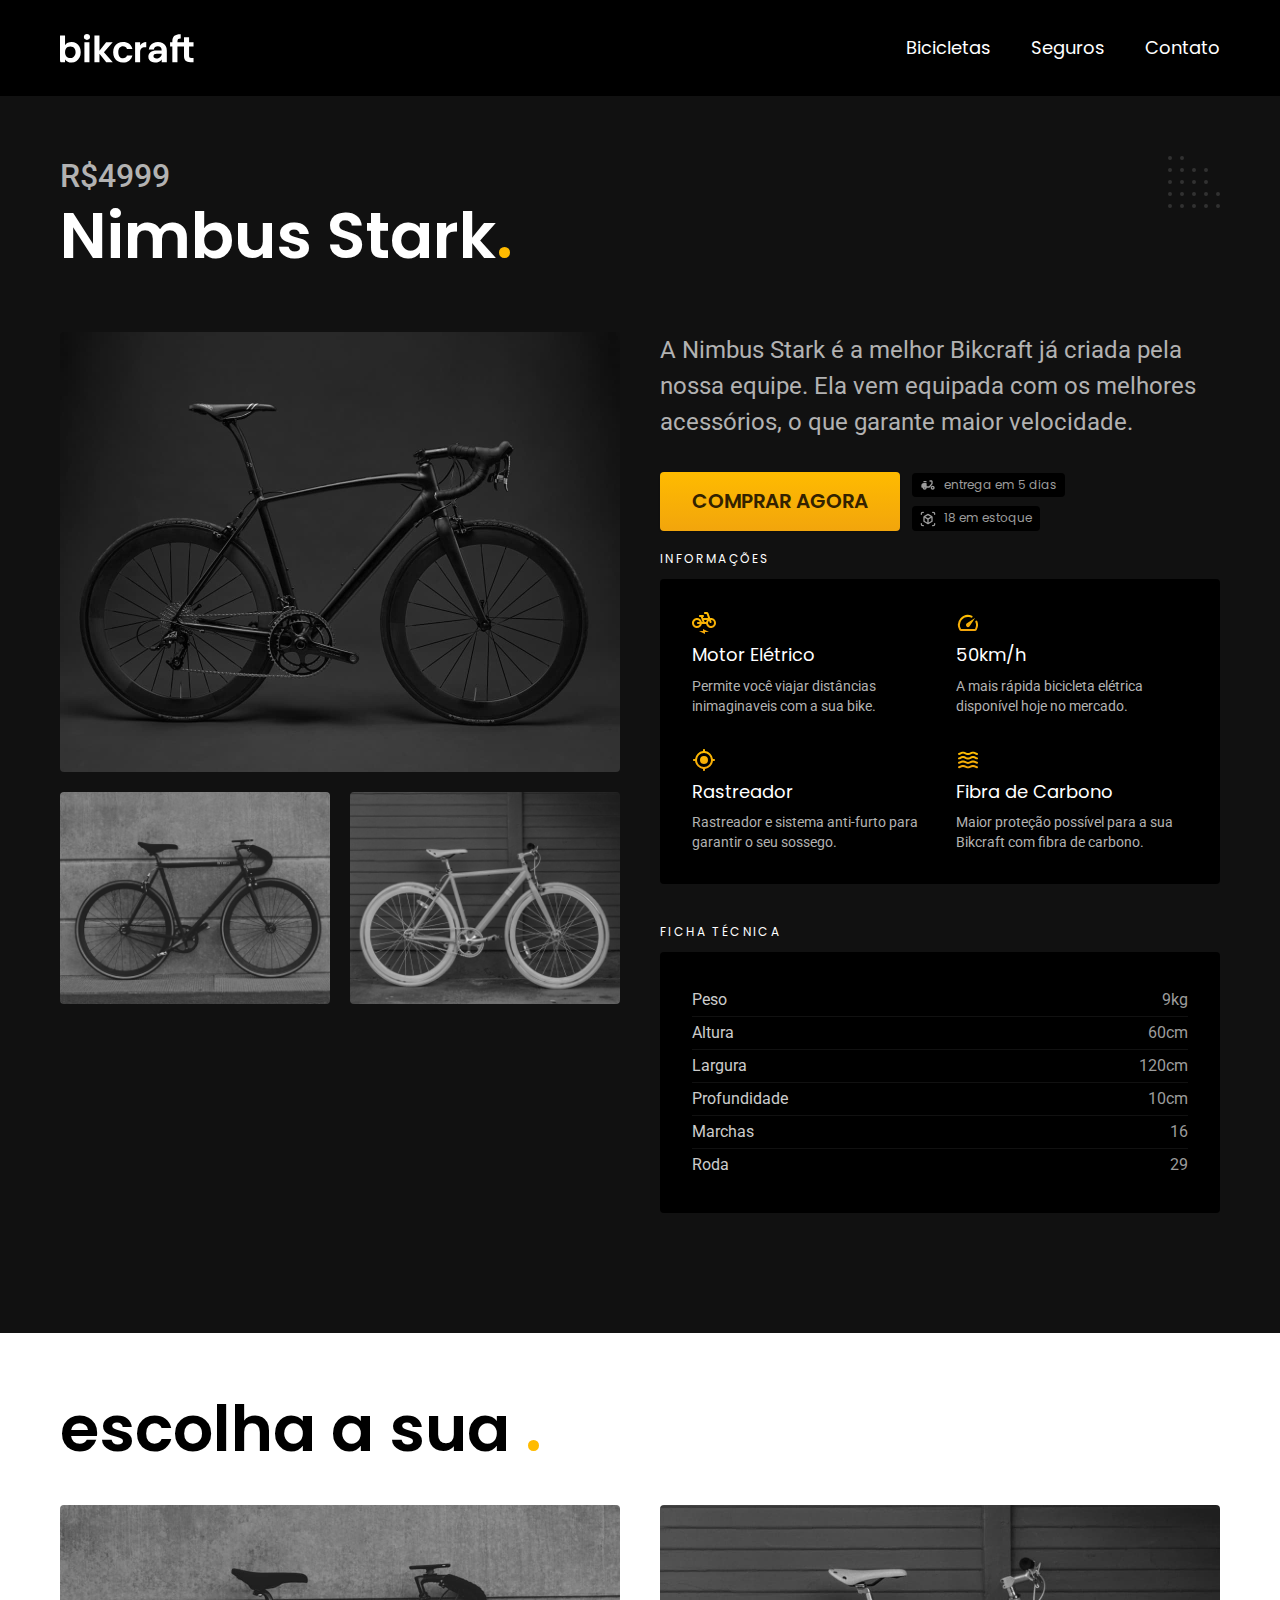
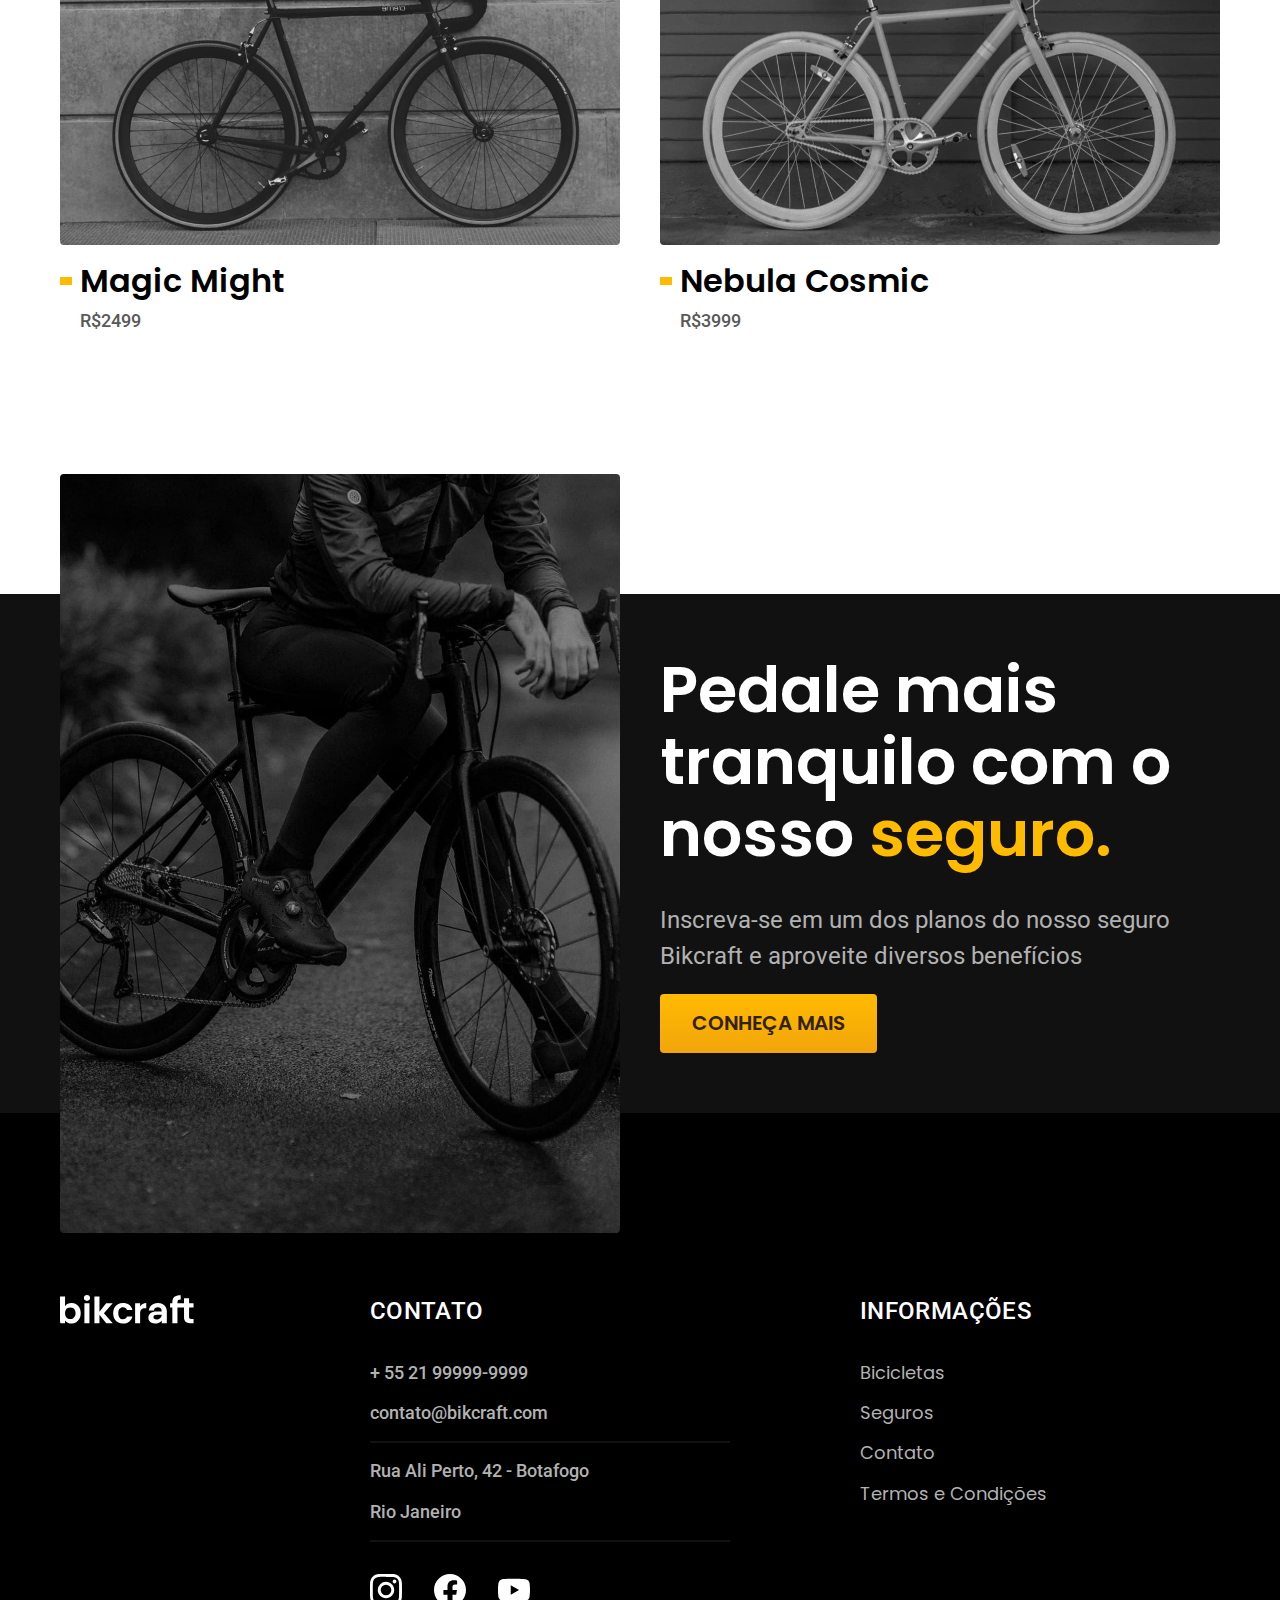
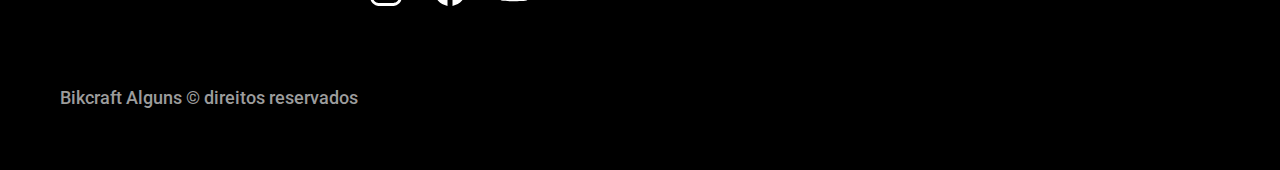
<file: bicicletas/nimbus.html>
<!DOCTYPE html>
<html lang="pt-br">

<head>
  <meta charset="UTF-8">
  <meta name="viewport" content="width=device-width, initial-scale=1.0">
  <title> Nimbus | Bikcraft - Bicicletas Elétricas</title>
  <meta name="description" content="Termos e condições.">

  <link rel="icon" href="../favicon.svg" type="image/svg+xml">
  <link rel="stylesheet" href="../css/style.min.css">

  <link rel="preconnect" href="https://fonts.googleapis.com">
  <link rel="preconnect" href="https://fonts.gstatic.com" crossorigin>
  <link href="https://fonts.googleapis.com/css2?family=Merriweather:ital,wght@1,900&family=Poppins:wght@400;600&family=Roboto:wght@400;500&display=swap" rel="stylesheet">
  <script>
    document.documentElement.classList.add('js')
  </script>

  <link rel="preconnect" href="https://fonts.googleapis.com">
  <link rel="preconnect" href="https://fonts.gstatic.com" crossorigin>
  <link href="https://fonts.googleapis.com/css2?family=Merriweather:ital,wght@1,900&family=Poppins:wght@400;600&family=Roboto:wght@400;500&display=swap" rel="stylesheet">

<body id="bicicleta">
  <header class="header-bg">
    <div class="header container">
      <a href="./">
        <img src="../img/bikcraft.svg" alt="Bikcraft">
      </a>
      <nav aria-label="primaria">
        <ul class="header-menu font-1-m cor-0">
          <li><a href="../bicicletas.html">Bicicletas</a></li>
          <li><a href="../seguros.html">Seguros</a></li>
          <li><a href="../contato.html">Contato</a></li>
        </ul>
      </nav>
    </div>
  </header>


  <main class="titulo-bg">
    <div>
      <div class="titulo container">
        <p class="font-2-xl cor-5">R$4999</p>
        <h1 class="font-1-xxl cor-0"> Nimbus Stark<span class="cor-p1">.</span> </h1>
      </div>
    </div>
    <div class="bicicleta container">
      <div class="bicicleta-imagem">
        <img src="../img/bicicleta/nimbus1.jpg" alt="Bicicleta 1">
        <img src="../img/bicicleta/nimbus2.jpg" alt="Bicicleta 2">
        <img src="../img/bicicleta/nimbus3.jpg" alt="Bicicleta 3">
      </div>
      <div class="bicicleta-conteudo">
        <p class="font-2-l cor-5">A Nimbus Stark é a melhor Bikcraft já criada pela nossa equipe. Ela vem equipada com os melhores acessórios, o que garante maior velocidade.</p>
        <div class="bicicleta-comprar">
          <a class="botao" href="../orcamento.html?tipo=bikcraft&produto=nimbus">Comprar Agora</a>
          <span class=" font-1-xs cor-6"> <img src="../img/icones/entrega.svg" alt=""> entrega em 5 dias</span>
          <span class="font-1-xs cor-6"> <img src="../img/icones/estoque.svg" alt=""> 18 em estoque</span>
        </div>

        <h2 class="font-1-xs cor-0">Informações</h2>
        <ul class="bicicleta-informacoes">
          <li>
            <img src="../img/icones/eletrica.svg" alt="">
            <h3 class="font-1-m cor-0">Motor Elétrico</h3>
            <p class="font-2-xs cor-5">Permite você viajar distâncias inimaginaveis com a sua bike.</p>
          </li>
          <li>
            <img src="../img/icones/velocidade.svg" alt="">
            <h3 class="font-1-m cor-0">50km/h</h3>
            <p class="font-2-xs cor-5">A mais rápida bicicleta elétrica disponível hoje no mercado.</p>
          </li>
          <li>
            <img src="../img/icones/rastreador.svg" alt="">
            <h3 class="font-1-m cor-0">Rastreador</h3>
            <p class="font-2-xs cor-5">Rastreador e sistema anti-furto para garantir o seu sossego.</p>
          </li>
          <li>
            <img src="../img/icones/carbono.svg" alt="">
            <h3 class="font-1-m cor-0">Fibra de Carbono</h3>
            <p class="font-2-xs cor-5">Maior proteção possível para a sua Bikcraft com fibra de carbono.</p>
          </li>
        </ul>
        <h2 class="font-1-xs cor-0">Ficha técnica</h2>
        <ul class="bicicleta-ficha font-2-s cor-4">
          <li>Peso <span>9kg</span></li>
          <li>Altura <span>60cm</span></li>
          <li>Largura <span>120cm</span></li>
          <li>Profundidade<span>10cm</span></li>
          <li>Marchas<span>16</span></li>
          <li>Roda<span>29</span></li>
        </ul>
      </div>
    </div>
  </main>

  <article class="bicicletas-lista container">
    <h2 class="font-1-xxl ">escolha a sua <span class="cor-p1">.</span> </h2>
    <ul>
      <li>
        <a href="./magic.html">
          <img src="../img/bicicletas/magic.jpg" alt="Bicicleta preta">
          <h3 class="font-1-xl">Magic Might</h3>
          <span class="font-2-m cor-8">R$2499</span>
        </a>
      </li>



      <li>
        <a href="./nebula.html">
          <img src="../img/bicicletas/nebula.jpg" alt="Bicicleta preta">
          <h3 class="font-1-xl">Nebula Cosmic</h3>
          <span class="font-2-m cor-8">R$3999</span>
        </a>
      </li>
    </ul>
  </article>

  <article class="seguro-bg">
    <div class="seguro container">
      <div class="seguro-imagem">
        <img src="../img/fotos/seguros.jpg" alt="Pessoa parada em cima de uma bicicleta">
      </div>
      <div class="seguro-conteudo">
        <h2 class="font-1-xxl cor-0">Pedale mais tranquilo com o nosso <span class="cor-p1">seguro.</span></h2>
        <p class="font-2-l cor-5">Inscreva-se em um dos planos do nosso seguro Bikcraft e aproveite diversos benefícios </p>
        <a class="botao" href="../seguros.html">Conheça mais</a>
      </div>
    </div>
  </article>

  <footer class="footer-bg">
    <div class="footer container">
      <img src="../img/bikcraft.svg" alt="">
      <div class="footer-contato">
        <h3 class="font-2-l-b cor-0">Contato</h3>
        <ul class="font-2-m cor-5">
          <li><a href="tel:+5521999999999">+ 55 21 99999-9999</a></li>
          <li><a href="mailto:contato@bikcraft.com">contato@bikcraft.com</a></li>
          <li>Rua Ali Perto, 42 - Botafogo</li>
          <li>Rio Janeiro</li>
        </ul>
        <div class="footer-redes">
          <a href="./">
            <img src="../img/redes/instagram.svg" alt="instagram">
          </a>
          <a href="./">
            <img src="../img/redes/facebook.svg" alt="facebook">
          </a>
          <a href="./">
            <img src="../img/redes/youtube.svg" alt="youtube">
          </a>
        </div>
      </div>
      <div class="footer-informacoes">
        <h3 class="font-2-l-b cor-0">Informações</h3>
        <nav>
          <ul class="font-1-m cor-5">
            <li><a href="../bicicletas.html">Bicicletas</a></li>
            <li><a href="../seguros.html">Seguros</a></li>
            <li><a href="../contato.html">Contato</a></li>
            <li><a href="../termos.html">Termos e Condições</a></li>
          </ul>
        </nav>
      </div>
      <p class=" footer-copy font-2-m cor-6">Bikcraft Alguns © direitos reservados</p>
    </div>
  </footer>

  <script src="../js/script.js"></script>
</body>

</html>
</file>
<file: css/style.min.css>
body{margin:0;font-family:Arial,Helvetica,sans-serif}ul{margin:0;padding:0;list-style:none}a{text-decoration:none;color:inherit}img{max-width:100%;height:auto;display:block;border-radius:4px}img [src$=".jpg"]{border-radius:4px}blockquote,dd,h1,h2,h3,h4,p,ul{margin:0}.font-1-xs{font-size:.75rem;line-height:1.35;font-family:Poppins,sans-serif;font-weight:400}.font-2-xs{font-size:.875rem;line-height:1.43;font-family:Roboto,sans-serif;font-weight:400}.font-1-s{font-size:1rem;line-height:1.5;font-family:Poppins,sans-serif;font-weight:400}.font-2-s{font-size:1rem;line-height:1.5;font-family:Roboto,sans-serif;font-weight:400}.font-1-m,.font-1-m-b{font-size:1.125rem;line-height:1.35;font-family:Poppins,sans-serif;font-weight:400}.font-1-m-b{font-weight:600}.font-2-m{font-size:1.125rem;line-height:1.35;font-family:Roboto,sans-serif;font-weight:500}.font-1-l{font-size:1.5rem;line-height:1.5;font-family:Poppins,sans-serif;font-weight:400}.font-2-l,.font-2-l-b{font-size:1.5rem;line-height:1.5;font-family:Roboto,sans-serif;font-weight:400}.font-2-l-b{font-weight:500;letter-spacing:.015em;text-transform:uppercase}.font-1-xl{font-size:2rem;line-height:1.25;font-family:Poppins,sans-serif;font-weight:600}.font-2-xl{font-size:2rem;line-height:1.25;font-family:Roboto,sans-serif;font-weight:500}.font-1-xxl{font-size:4rem;line-height:1.125;font-family:Poppins,sans-serif;font-weight:600}@media (max-width:1200px){.font-1-xxl{font-size:3rem}.font-2-l,.font-2-l-b{font-size:1.25rem}}@media (max-width:800px){.font-1-xxl{font-size:2rem}.font-1-xl,.font-2-xl{font-size:1.5rem}}:root{--cor-0:#ffffff;--cor-1:#f7f7f7;--cor-2:#ededed;--cor-3:#dedede;--cor-4:#cccccc;--cor-5:#b2b2b2;--cor-6:#9c9c9c;--cor-7:#717171;--cor-8:#595959;--cor-9:#404040;--cor-10:#2e2e2e;--cor-11:#111111;--cor-12:#000000;--cor-p1:#ffbb00;--cor-p2:#e4a30b;--cor-p3:#a66f00;--cor-p4:#664400;--cor-p5:#332200}.cor-0{color:var(--cor-0)}.cor-1{color:var(--cor-1)}.cor-2{color:var(--cor-2)}.cor-3{color:var(--cor-3)}.cor-4{color:var(--cor-4)}.cor-5{color:var(--cor-5)}.cor-6{color:var(--cor-6)}.cor-7{color:var(--cor-7)}.cor-8{color:var(--cor-8)}.cor-9{color:var(--cor-9)}.cor-10{color:var(--cor-10)}.cor-11{color:var(--cor-11)}.cor-12{color:var(--cor-12)}.cor-p1{color:var(--cor-p1)}.cor-p2{color:var(--cor-p2)}.cor-p3{color:var(--cor-p3)}.cor-p4{color:var(--cor-p4)}.cor-p5{color:var(--cor-p5)}.js .fadeInDown{transform:translate3d(0,-20px,0)}.js .fadeInUp{transform:translate3d(0,20px,0)}.js .fadeInRight{transform:translate3d(20px,0,0)}.js .fadeInLeft{transform:translate3d(-20px,0,0)}.js [data-anime]{opacity:0}.js .anime{opacity:1;transform:none;transition:transfrom .8s,opacity .8s}.header-bg{background-color:var(--cor-12)}.header{display:flex;flex-wrap:wrap;gap:20px;justify-content:space-between;align-items:center;padding:20px}.header-menu{display:flex;gap:40px}.header-menu a{color:var(--cor-0);display:inline-block;padding:16px 0;position:relative}.header-menu a::after{content:"";display:block;height:2px;width:0%;background:var(--cor-0);margin-top:4px;transition:.3s;position:absolute}.header-menu a.ativo::after,.header-menu a:hover::after{width:100%}@media (max-width:800px){.header-menu{gap:20px}.header-menu a{background:var(--cor-11);padding:12px 16px;border-radius:4px}.header-menu a::after{display:none}.header-menu a:hover{background:var(--cor-10)}}@media (max-width:600px){.header-menu{gap:12px}.header-menu a{padding:8px 16px}}.footer-bg{background-color:var(--cor-12)}.footer{display:grid;grid-template-columns:3fr 5fr 4fr;gap:40px;padding-top:60px;padding-bottom:60px}.footer h3{margin-bottom:32px}.footer-contato ul{margin-bottom:32px}.footer-contato li:nth-child(2n):after{content:"";display:block;max-width:360px;height:2px;background:var(--cor-11);margin-top:16px}.footer li{margin-bottom:16px}.footer-redes{display:flex;gap:32px}.footer a:hover{color:var(--cor-0)}.footer-copy{grid-column:1/-1;margin-top:40px}@media (max-width:800px){.footer>img{display:none}.footer{grid-template-columns:1fr 1fr}}@media (max-width:600px){.footer{grid-template-columns:1fr;gap:60px}.footer-copy{margin-top:0}}.container{max-width:1200px;padding-left:20px;padding-right:20px;box-sizing:border-box;margin-left:auto;margin-right:auto}.botao{padding:16px 32px;background:linear-gradient(#fb0,#f2a50c);display:inline-block;border-radius:4px;box-shadow:0 1px 2px rgba(0,0,0,.1);text-transform:uppercase;color:var(--cor-p5);font-size:1.25rem;line-height:1.35;font-family:Poppins,sans-serif;font-weight:600;max-width:max-content;border:none;cursor:pointer}.botao.secundario{background:var(--cor-10);color:var(--cor-2)}.botao.secundario:hover{background:var(--cor-9)}.botao.seta{display:flex;align-items:center}.botao.seta::after{content:"";display:inline-block;width:18px;height:10px;margin-left:12px;background:url("../img/icones/seta.svg");transition:transform .2s}.botao.seta:hover::after{transform:translateX(4px)}@media (max-width:600px){.botao{padding:12px 16px;font-size:1rem}}.botao:hover{background:linear-gradient(#ffb60d,#e59317)}.link{display:inline-block;color:var(--cor-p1);font-size:1.5rem;line-height:1.5;font-weight:500;font-family:Poppins sans-serif;text-transform:uppercase}.link::after{content:"";display:block;width:100%;height:4px;background-color:currentColor}.link:hover{color:var(--cor-0)}.titulo{background:url("../img/dec/top-right.svg") no-repeat top right 20px}.titulo-bg{background-color:var(--cor-11);padding-top:60px;padding-bottom:60px}.titulo p{margin-bottom:4px}@media (max-width:800px){.titulo-bg{padding-top:40px;padding-bottom:40px}.titulo p{font-size:1rem;text-transform:lowercase;font-weight:400}}.form{display:grid;grid-template-columns:1fr 1fr;gap:20px}.form label{display:block;font-family:Poppins,sans-serif;font-size:1rem;line-height:1.5;font-weight:600;margin-bottom:4px}.form .col-2{grid-column:span 2}.form input[type=email],.form input[type=text],.form textarea{font-family:Roboto sans-serif;font-size:1rem;line-height:1.5;font-weight:400;background:var(--cor-1);border:1px solid var(--cor-2);padding:12px;border-radius:4px;box-sizing:border-box;width:100%}.form input[type=email]:focus,.form input[type=text]:focus,.form textarea:focus{outline:0;border-color:var(--cor-p1);background:var(--cor-0);box-shadow:0 0 0 2px #fea}@media (max-width:600){.form{grid-template-columns:1fr}.form.col-2{grid-column:1}}.introducao-bg{background:var(--cor-12) url(../img/dec/bottom-left.svg) no-repeat bottom 160px left 20px;color:#fff;box-shadow:inset 0 -120px var(--cor-0)}.introducao img{height:100%;width:100%;object-fit:cover;border-radius:4px}.introducao{display:grid;grid-template-columns:1fr 1fr;gap:0 40px}.introducao-conteudo{align-self:end;padding-bottom:200px}.introducao h1{margin-bottom:32px}.introducao p{margin-bottom:20px;color:var(--cor-5)}.introducao h1 span{color:var(--cor-p1)}.introducao a{padding:16px 32px;background:linear-gradient(#fb0,#f2a50c);display:inline-block;border-radius:4px;box-shadow:0 1px 2px rgba(0,0,0,.1);text-transform:uppercase;color:var(--cor-p5);font-size:18px;line-height:1.33;font-family:Poppins;font-weight:600}@media (max-width:600px){.introducao a{padding:12px 16px;font-size:16px}}.introducao a:hover{background:linear-gradient(#ffb60d,#e59317)}@media (max-width:800px){.introducao-bg{background:var(--cor-11);padding-top:40px;box-shadow:inset 0 -60px var(--cor-0)}.introducao{grid-template-columns:1fr;gap:32px}.introducao-conteudo{padding-bottom:0}.introducao h1{margin-bottom:16px}.introducao img{height:300px;width:100%}}.tecnologia-bg{background-color:var(--cor-11);box-shadow:inset 0 80px var(--cor-0),inset 0 -80px var(--cor-0)}.tecnologia{display:grid;grid-template-columns:1fr 1fr;gap:40px}.tecnologia-imagem img{width:100%;height:100%;object-fit:cover;object-position:left}.tecnologia-conteudo{padding-top:160px;padding-bottom:160px}.tecnologia-conteudo>span{display:block;margin-bottom:20px}.tecnologia-conteudo h2{margin-bottom:32px}.tecnologia-conteudo>p{margin-bottom:20px}.tecnologia-conteudo a{margin-bottom:80px}.tecnologia-vantagens{display:flex;gap:40px}.tecnologia-vantagens h3{margin-bottom:8px;width:max-content}.tecnologia-vantagens img{width:24px;margin-bottom:8px}@media (max-width:800px){.tecnologia-bg{box-shadow:initial}.tecnologia{grid-template-columns:1fr}.tecnologia-conteudo{padding-top:60px;padding-bottom:60px}.tecnologia-imagem img{display:none}.tecnologia a{margin-bottom:60px}}@media (max-width:600px){.tecnologia-vantagens{flex-direction:column}}.parceiros{padding-top:60px;padding-bottom:120px}.parceiros h2{margin-bottom:60px}.parceiros ul{max-width:1400px;margin:0 auto;display:grid;grid-template-columns:repeat(4,1fr);padding:0 20px}.parceiros li{display:flex;padding:32px;border-left:2px solid var(--cor-2)}.parceiros li:first-child,.parceiros li:nth-child(5){border-left:none}.parceiros li:nth-child(n+5){border-top:2px solid var(--cor-2)}.parceiros img{margin:auto}@media (max-width:800px){.parceiros{padding-bottom:60px}.parceiros h2{margin-bottom:20px}.parceiros ul{grid-template-columns:repeat(2,1fr)}.parceiros li{display:flex;padding:20px}.parceiros li:nth-child(n+3){border-top:2px solid var(--cor-2)}.parceiros li:nth-child(odd){border-left:none}}.depoimento{display:grid;grid-template-columns:1fr 1fr;background-color:var(--cor-p1);overflow:hidden}.depoimento img{border-radius:0;width:100%;height:100%;object-fit:cover}.depoimento-conteudo{padding:40px 40px 80px 80px;align-self:end;background:url("../img/dec/bottom-right-p.svg") no-repeat bottom 40px right 40px}.depoimento-conteudo p{max-width:32ch;font-family:Merriweather serif;font-style:italic;font-weight:900;margin-bottom:32px;position:relative}.depoimento p::before{content:"“";font-size:5rem;color:var(--cor-p2);position:absolute;left:-50px;top:-20px}.depoimento p::after{content:"”";font-size:5rem;color:var(--cor-p2);position:absolute}@media (min-width:1200px){.depoimento img{max-height:520px}}@media (max-width:800px){.depoimento{grid-template-columns:1fr;text-align:center}.depoimento-conteudo{padding:40px 20px;justify-self:center}.depoimento img{max-height:200px}}.seguros-bg{background:var(--cor-11)}.seguros{padding-top:60px;padding-bottom:60px;display:grid;grid-template-columns:1fr 1fr;gap:40px;align-items:center}#seguros .seguros{padding-top:0}.seguros h2{grid-column:1/-1}.seguros-item{background-color:var(--cor-12);padding:32px 32px 32px 60px;display:grid;grid-template-columns:1fr auto;border-radius:4px}.seguros-item h3{margin-bottom:40px}.seguros-item span{grid-column:2;display:block;text-align:right}.seguros-item ul{grid-column:1/-1;margin-bottom:32px}.seguros-item li{display:flex;align-items:center;position:relative}.seguros-item li+li{margin-top:20px}.seguros-item li::before{content:"";display:inline-block;width:13px;height:9px;background-image:url("../img/icones/lista.svg");position:absolute;left:-21px}.seguros-item a{grid-column:1/-1}@media (max-width:800px){.seguros{grid-template-columns:1fr}}.vantagens-bg{background-color:var(--cor-12)}.vantagens{padding-top:120px;padding-bottom:120px}.vantagens h2{margin-bottom:60px}.vantagens ul{display:grid;grid-template-columns:repeat(auto-fit,minmax(280px,max-content));gap:40px 80px}.vantagens h3,.vantagens img{margin-bottom:8px}@media (max-width:800px){.vantagens{padding-top:60px;padding-bottom:60px}.vantagens h2{margin-bottom:40px}.vantagens ul{gap:20px}}.perguntas{padding-top:120px;padding-bottom:120px}.perguntas h2{margin-bottom:60px}.perguntas dl>div{padding:20px;border-radius:4px}.perguntas dl>div:nth-child(odd){background-color:var(--cor-1)}.perguntas button{display:grid;grid-template-columns:auto 1fr auto;align-items:center;gap:8px;cursor:pointer;border:none;background:0 0;width:100%;text-align:left}.perguntas button::before{content:"";display:inline-block;width:12px;height:8px;background-color:var(--cor-p1)}.perguntas button::after{content:"";display:inline-block;width:14px;height:6px;background:url("../img/icones/seta-abrir.svg");transition:.3s}.perguntas button:hover::after,.perguntas button[aria-expanded=true]::after{transform:rotate(180deg)}.js .perguntas dd{display:none}.js .perguntas dd.ativa{display:block}.perguntas dd{padding-left:20px;padding-top:16px;max-width:80ch}@media (max-width:800px){.perguntas{padding-top:60px;padding-bottom:60px}.perguntas h2{margin-bottom:40px}}#contato{background:linear-gradient(var(--cor-11) 600px,var(--cor-1) 0)}.contato{display:grid;grid-template-columns:5fr 7fr}.contato-dados,.contato-formulario{padding:60px;box-shadow:0 1px 2px rgba(0,0,0,.1)}.contato-dados{border-radius:5px 0 0 5px;background:var(--cor-12) url("../img/dec/bottom-left.svg") no-repeat bottom 20px left 20px}.contato-formulario{border-radius:0 5px 5px 0;background:var(--cor-0) url("../img/dec/bottom-right.svg") no-repeat bottom 20px right 20px}.contato-dados h2{margin-bottom:60px}.contato-endereco{margin-bottom:32px;padding-left:28px;background:url("../img/icones/local.svg") no-repeat 0 2px}.contato-endereco p{margin-bottom:8px}.contato-meio a{display:block;max-width:max-content;margin-bottom:8px;padding-left:28px}.contato-meio a:hover{color:var(--cor-0)}.contato-meio a:first-child{background:url("../img/icones/email.svg") no-repeat 0 2px}.contato-meio a:nth-child(2){margin-bottom:32px}.contato-meio a:nth-child(3){background:url("../img/icones/telefone.svg") no-repeat;margin-bottom:60px;padding-left:28px}.contato-redes{display:flex;gap:32px;padding-left:28px}@media (max-width:800px){.contato{grid-template-columns:1fr}.contato-dados,.contato-formulario{padding:20px}.contato-dados{border-radius:5px 5px 0 0;background:var(--cor-12)}.contato-formulario{border-radius:0 0 5px 5px}.contato-dados h2,.contato-meio a:nth-child(3){margin-bottom:32px}.contato-redes{margin-bottom:12px}}.lojas{display:grid;grid-template-columns:1fr 1fr;gap:0 40px;padding-top:120px;padding-bottom:120px}.lojas h2{grid-column:1/-1;margin-bottom:60px}.lojas img{border-radius:4px 4px 0 0}.lojas-item{border-radius:4px;background:var(--cor-0);box-shadow:0 1px 2px rgba(0,0,0,.1)}.lojas-conteudo{display:grid;grid-template-columns:1fr 1fr;gap:32px 16px;padding:32px}.lojas-conteudo h3,.lojas-tempo{grid-column:1/-1}.lojas-dados{display:grid;gap:8px;border-left:2px solid var(--cor-2);padding-left:12px}.lojas-tempo{display:flex;align-items:center;gap:8px}@media (max-width:800px){.lojas{gap:20px;padding-top:60px;padding-bottom:60px}.lojas h2{margin-bottom:32px}.lojas-conteudo{grid-template-columns:1fr}}@media (max-width:600px){.lojas-conteudo{grid-template-columns:1fr}}#orcamento{background:linear-gradient(var(--cor-11) 600px,var(--cor-1) 0)}.orcamento{display:grid;grid-template-columns:5fr 7fr;padding-bottom:120px}.orcamento h2{text-transform:uppercase;position:relative;display:flex;align-items:center}.orcamento h2::before{content:"";display:inline-block;width:4px;height:8px;background-color:var(--cor-p1);position:absolute;left:-12px}.orcamento-dados,.orcamento-produto{padding:60px;box-shadow:0 1px 2px rgba(0,0,0,.1)}.orcamento-produto{border-radius:5px 0 0 5px;background:var(--cor-12) url("../img/dec/bottom-left.svg") no-repeat bottom 20px left 20px;display:grid;grid-template-columns:1fr 1fr;gap:20px;align-content:start}.orcamento-produto label{font-size:1rem;line-height:1.5;font-weight:400;font-family:Poppins,sans-serif;color:var(--cor-4);background-color:var(--cor-10);padding:12px 16px;border-radius:4px;cursor:pointer;display:grid;grid-template-columns:auto 1fr auto;align-items:center;border-color:var(--cor-10)}.orcamento-produto input:checked+label{background:var(--cor-0);color:var(--cor-11)}.orcamento-produto label::before{content:"";display:inline-block;width:12px;height:12px;border:1px solid var(--cor-6);border-radius:50px;margin-right:8px;box-sizing:border-box}.orcamento-produto input:checked+label::before{border-color:var(--cor-7);box-shadow:inset 0 0 0 3px var(--cor-0),inset 0 0 0 6px var(--cor-7)}.orcamento-produto label:hover{background-color:var(--cor-9);border-color:var(--cor-9)}.orcamento-produto input:focus+label{box-shadow:0 0 0 2px var(--cor-p1);border:1px solid var(--cor-12)}.orcamento-produto label span{display:none}.orcamento-produto input:checked+label span{display:inline-block}.orcamento-produto input{opacity:0;position:absolute;pointer-events:none}.orcamento-produto>*{grid-column:1/-1}.orcamento-produto>label{grid-column:initial}.orcamento-dados{border-radius:0 5px 5px 0;background:var(--cor-0) url("../img/dec/bottom-right.svg") no-repeat bottom 20px right 20px}.orcamento-conteudo{display:none}.orcamento-conteudo h2,.orcamento-dados h2:nth-of-type(n+2){margin-top:20px}#bikcraft:checked~#orcamento-bikcraft,#seguro:checked~#orcamento-seguro{display:grid;gap:20px}.orcamento-detalhes{display:none;background:var(--cor-0);padding:20px;grid-template-columns:1fr 1fr;border-radius:4px;align-items:center}.orcamento-detalhes li{display:flex;align-items:center;margin-bottom:8px}.orcamento-detalhes li img{width:16px;margin-right:8px}.orcamento-produto input:checked+label+.orcamento-detalhes{display:grid}@media (max-width:1200px){.orcamento-dados,.orcamento-produto{padding:32px}}@media (max-width:800px){.orcamento{grid-template-columns:1fr}.orcamento-produto{border-radius:5px 5px 0 0;background:var(--cor-12)}.orcamento-dados{border-radius:0 0 5px 5px}}@media (max-width:400px){.orcamento-produto{grid-template-columns:1fr}}.termos{padding-top:80px;padding-bottom:80px}.termos h2{font-weight:600;margin-bottom:20px}.termos p+h2{margin-bottom:40px}.termos p{max-width:75ch;margin-bottom:24px}.bicicletas-lista{padding-top:60px;padding-bottom:120px}.bicicletas-lista h2{margin-bottom:40px}.bicicletas-lista ul{display:flex;gap:40px;padding:0 20px 20px 20px;max-width:1400px;margin-left:auto;margin-right:auto;overflow-x:auto}#bicicleta .bicicletas-lista ul{padding:0 0 20px 0}.bicicletas-lista li{min-width:280px}.bicicletas-lista a{display:block}.bicicletas-lista img{margin-bottom:16px}.bicicletas-lista h3{margin-bottom:8px;display:flex;align-items:center}.bicicletas-lista h3::before{content:"";display:inline-block;height:8px;width:12px;margin-right:8px;background-color:var(--cor-p1);transition:width .2s}.bicicletas-lista a:hover h3::before{width:24px}.bicicletas-lista li span{padding-left:20px}@media (max-width:800px){.bicicletas-lista{margin-bottom:60px}.bicicletas-lista h3{margin-bottom:8px}.bicicletas-lista ul{gap:20px}}.bicicletas-bg{background-image:linear-gradient(to right,var(--cor-0) 30%,var(--cor-11) 0)}.bicicletas{display:grid;grid-template-columns:1fr 1fr;gap:40px;padding-top:60px;padding-bottom:60px;background:url("../img/dec/top-right.svg") no-repeat top 40px right 20px}.bicicletas-imagem{display:grid}.bicicletas-imagem img{grid-area:1/1}.bicicletas-imagem span{place-self:start end;grid-area:1/1;background:var(--cor-12);margin-top:20px;padding:8px 16px 8px 8px;display:inline-block;border-radius:4px 0 0 4px}.bicicletas-conteudo{display:grid;grid-template-columns:1fr auto;align-content:start}.bicicletas-conteudo h2,.bicicletas-conteudo p{grid-column:1/-1}.bicicletas-conteudo h2{margin-bottom:20px}.bicicletas-conteudo h2::before{content:"";display:block;width:12px;height:8px;background-color:var(--cor-p1);margin-bottom:8px}.bicicletas p{margin-bottom:32px}.bicicletas a{place-self:end}.bicicletas li{display:flex;align-items:center}.bicicletas ul{display:grid;gap:16px}.bicicletas-conteudo img{width:24px;margin-right:8px}@media (max-width:800px){.bicicletas-bg{background:var(--cor-11)}.bicicletas{grid-template-columns:1fr;gap:20px;padding-top:40px;padding-bottom:40px}}@media (max-width:600px){.bicicletas-conteudo{grid-template-columns:1fr}.bicicletas ul{font-size:1rem;grid-template-columns:1fr 1fr;margin-bottom:32px}.bicicletas a{place-self:start}}.bicicleta{display:grid;grid-template-columns:1fr 1fr;align-items:start;gap:40px;padding-top:60px;padding-bottom:60px}#bicicleta .titulo p{text-transform:uppercase}.bicicleta-imagem{display:flex;flex-wrap:wrap;gap:20px}.bicicleta-imagem img{flex:1;min-width:200px}.bicicleta-imagem img:first-child{min-width:100%}.bicicleta-conteudo>p{margin-bottom:32px}.bicicleta-comprar{display:grid;grid-template-columns:max-content auto;align-items:center;justify-items:start;gap:8px 12px}.bicicleta-comprar a{grid-row:span 2}.bicicleta-comprar span{display:flex;gap:8px;align-items:center;background-color:var(--cor-12);padding:4px 8px;border-radius:4px}.bicicleta-conteudo h2{text-transform:uppercase;letter-spacing:.15rem;margin-top:20px;margin-bottom:12px}.bicicleta-ficha,.bicicleta-informacoes{padding:32px;background-color:var(--cor-12);border-radius:4px}.bicicleta-informacoes{margin-bottom:40px;display:grid;grid-template-columns:1fr 1fr;gap:32px}.bicicleta-informacoes img{max-width:24px;margin-bottom:8px}.bicicleta-informacoes h3{margin-bottom:8px}.bicicleta-ficha li{padding:4px 0;display:flex;justify-content:space-between;border-bottom:1px solid var(--cor-11)}.bicicleta-ficha li:last-child{border-bottom:none}.bicicleta-ficha span{color:var(--cor-6)}@media (max-width:800px){.bicicleta{grid-template-columns:1fr;padding-top:40px;padding-bottom:40px}.bicicleta-imagem{grid-row:2}}@media (max-width:400px){.bicicleta-informacoes{grid-template-columns:1fr}.bicicleta-comprar{grid-template-columns:1fr}}.seguro-bg{background-color:var(--cor-11);box-shadow:inset 0 120px var(--cor-0),inset 0 -120px var(--cor-12)}.seguro{display:grid;grid-template-columns:1fr 1fr;gap:40px}.seguro-imagem img{width:100%;height:100%;object-fit:cover}.seguro-conteudo{padding-top:180px;padding-bottom:180px}.seguro h2{margin-bottom:32px}.seguro p{margin-bottom:20px}@media (max-width:800px){.seguro-bg{box-shadow:inset 0 -60px var(--cor-12)}.seguro{grid-template-columns:1fr}.seguro-conteudo{grid-row:1;padding-top:40px;padding-bottom:0}}
</file>
